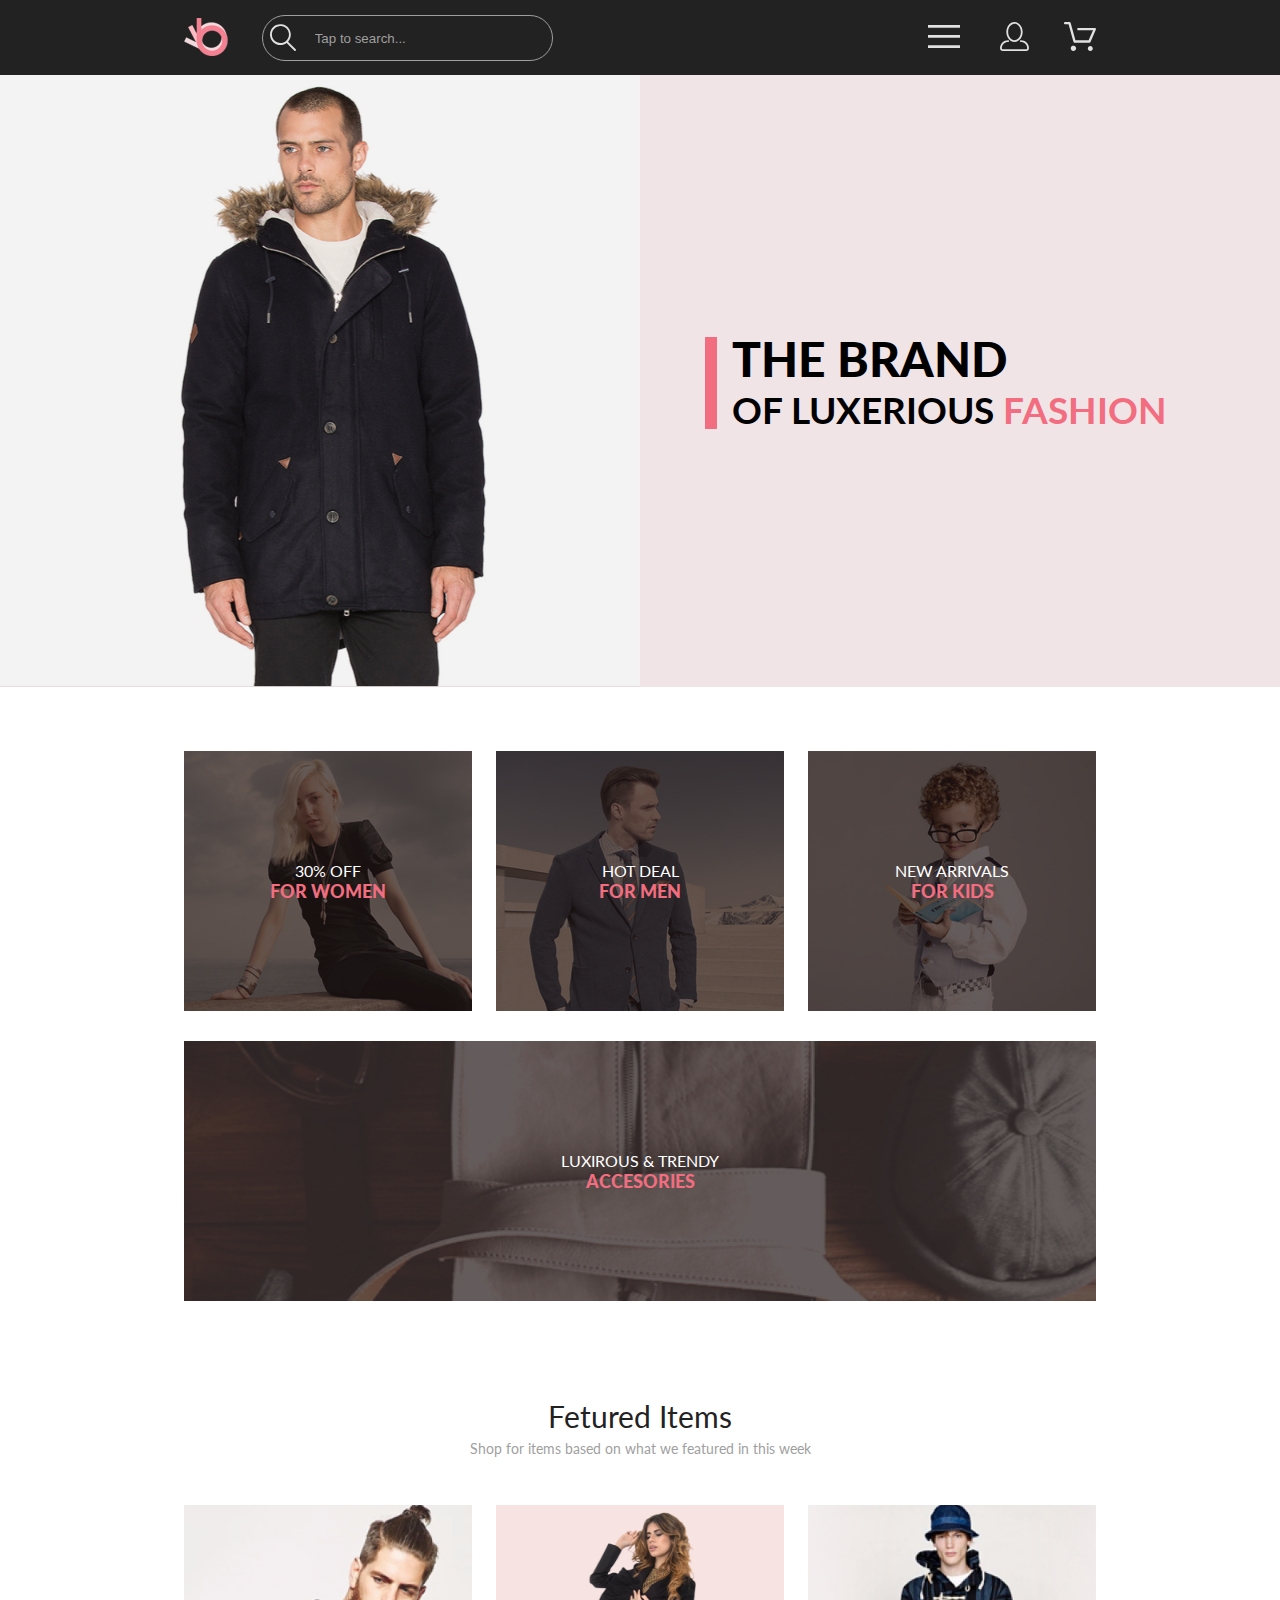
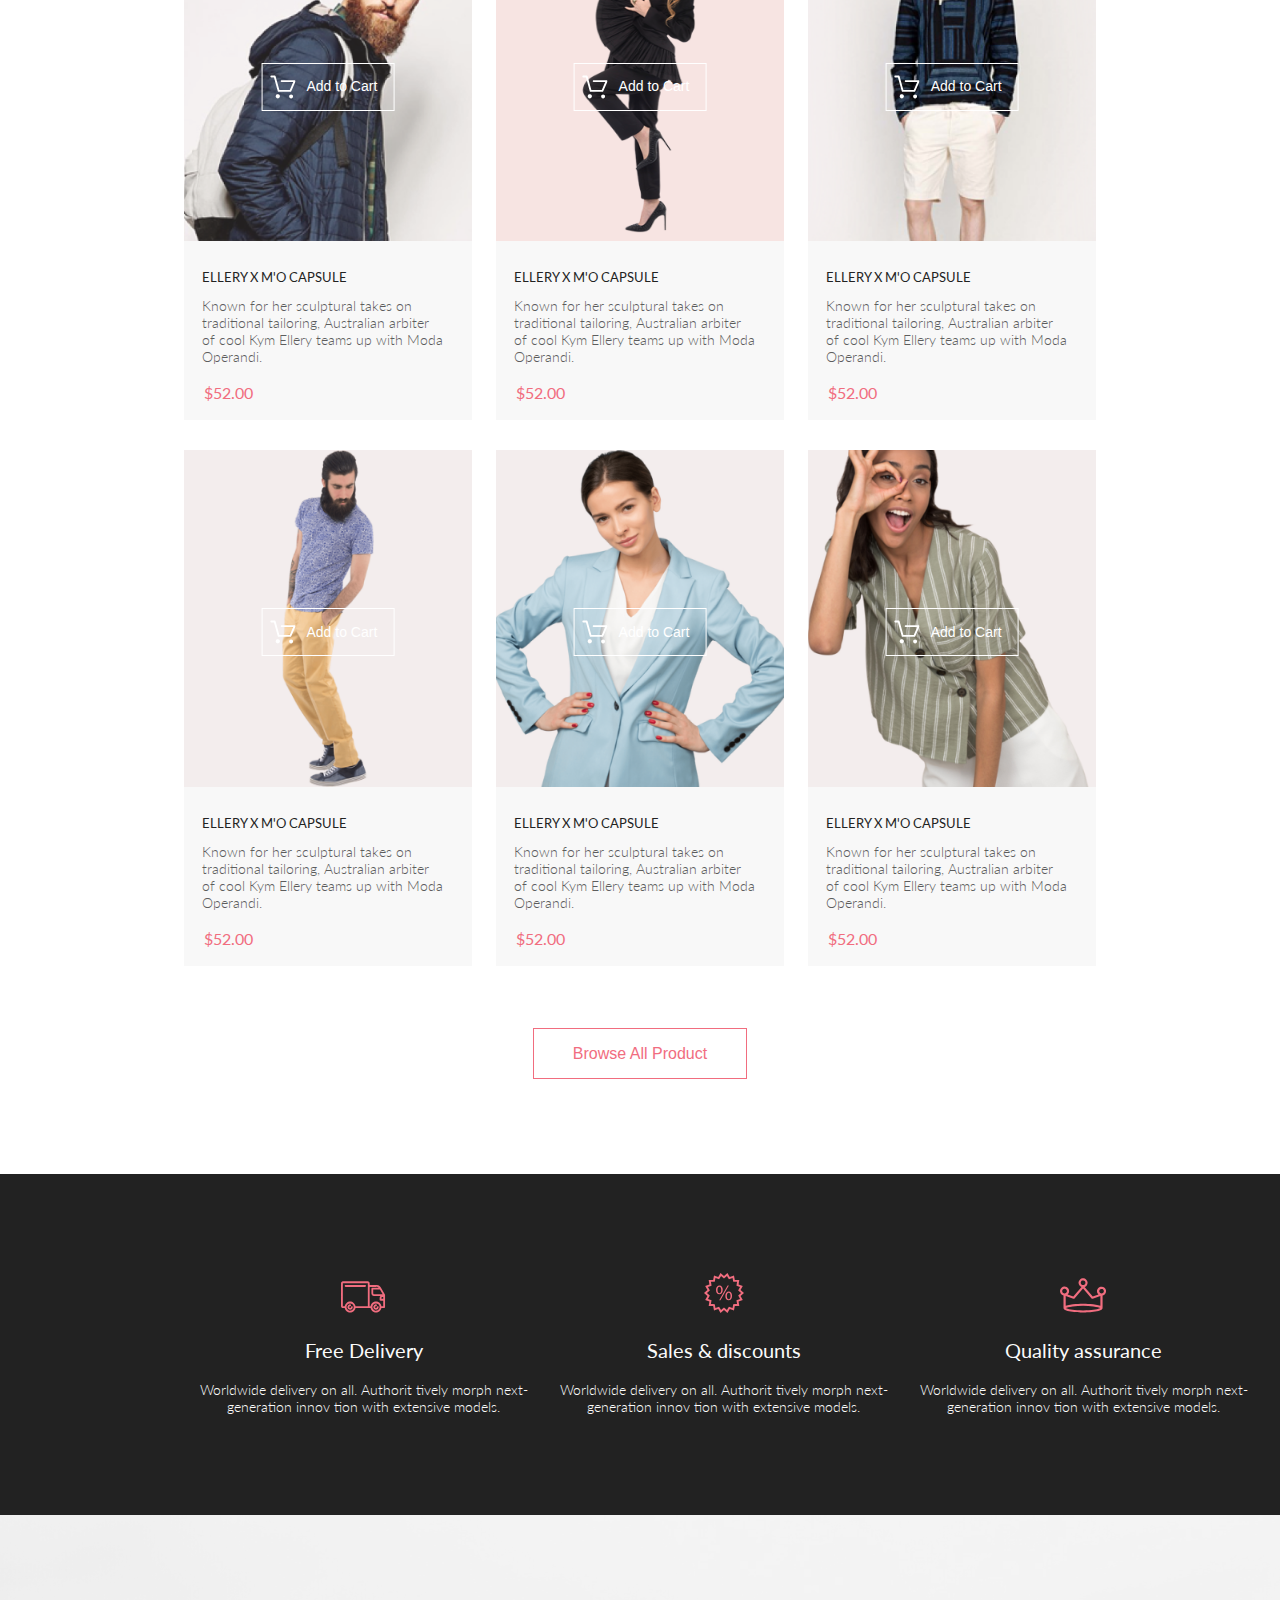
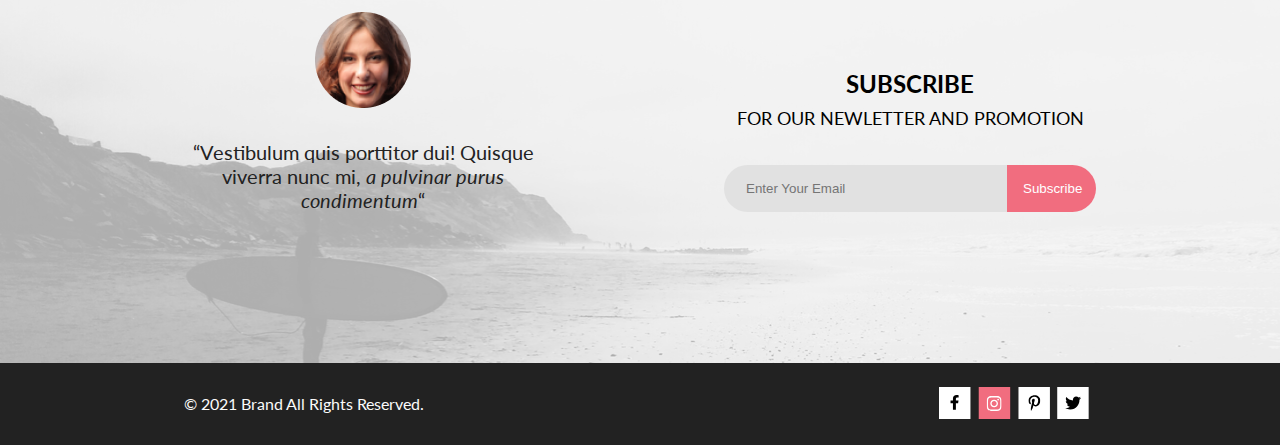
<file: index.html>
<!DOCTYPE html>
<html lang="en">

<head>
    <meta charset="UTF-8">
    <meta http-equiv="X-UA-Compatible" content="IE=edge">
    <meta name="viewport" content="width=, initial-scale=1.0">
    <title>Document</title>
    <link rel="stylesheet" href="./css/style.css">
    <link rel="preconnect" href="https://fonts.googleapis.com">
    <link rel="preconnect" href="https://fonts.gstatic.com" crossorigin>
    <link href="https://fonts.googleapis.com/css2?family=Lato:ital,wght@0,300;0,400;0,700;0,900;1,400&display=swap"
        rel="stylesheet">
</head>

<body>
    <header class="header">
        <div class="container header__wrp">
            <div class="header__logo-wrp">
                <a href="index.html"><img class="header__logo" src="img/logo.svg" alt="logo"></a>
                <svg class="icon" width="27" height="28" viewBox="0 0 27 28" xmlns="http://www.w3.org/2000/svg">
                    <path
                        d="M19.0596 17.6259C20.6713 15.8658 21.6282 13.6048 21.7698 11.2225C21.9113 8.84018 21.2288 6.48173 19.8369 4.54318C18.445 2.60463 16.4285 1.20404 14.126 0.576619C11.8234 -0.0508009 9.3751 0.13316 7.19217 1.09761C5.00923 2.06205 3.22463 3.74825 2.13804 5.87302C1.05145 7.9978 0.729054 10.4318 1.225 12.7661C1.72094 15.1005 3.00501 17.1932 4.86158 18.6927C6.71814 20.1922 9.03413 21.0072 11.4206 21.0009C13.673 21.004 15.8645 20.27 17.6606 18.9109L25.4086 26.7179C25.4941 26.807 25.5965 26.8781 25.7099 26.927C25.8232 26.9759 25.9452 27.0017 26.0686 27.0029C26.1923 27.0033 26.3148 26.9782 26.4283 26.9292C26.5419 26.8801 26.6441 26.8082 26.7286 26.7179C26.9025 26.537 26.9997 26.2958 26.9997 26.0449C26.9997 25.794 26.9025 25.5528 26.7286 25.3719L19.0596 17.6259ZM2.88662 10.5009C2.89946 8.81563 3.41094 7.17187 4.35659 5.77685C5.30224 4.38183 6.63972 3.29801 8.20044 2.662C9.76115 2.02599 11.4752 1.86627 13.1266 2.20298C14.7779 2.53969 16.2926 3.35775 17.4797 4.55404C18.6668 5.75033 19.4732 7.27129 19.7972 8.92519C20.1212 10.5791 19.9483 12.2919 19.3002 13.8476C18.6522 15.4034 17.5581 16.7325 16.1559 17.6674C14.7536 18.6023 13.1059 19.1011 11.4206 19.1009C9.14916 19.0901 6.97482 18.1784 5.37484 16.566C3.77486 14.9537 2.87998 12.7724 2.88662 10.5009Z" />
                </svg>
                <input class="search" type="text" placeholder="Tap to search...">
            </div>
            <ul class="header__list">
                <li class="header__item">
                    <button class="header__burger">
                        <svg class="icon" width="32" height="23" viewBox="0 0 32 23" xmlns="http://www.w3.org/2000/svg">
                            <path d="M0 23V20.31H32V23H0ZM0 12.76V10.07H32V12.76H0ZM0 2.69V0H32V2.69H0Z" />
                        </svg>
                    </button>
                    <nav class="header__nav">
                        <button class="nav__button" type="button">
                            <img class="nav__cross" src="img/cross.svg" alt="cross">
                        </button>
                        <h2 class="header__title">menu</h2>
                        <ul class="header__nav-list">
                            <li class="nav-sub-item">
                                <a class="nav-sub-item__title" href="#">man</a>
                                <ul class="nav-sub-item__list">
                                    <li class="nav-sub-item__item">
                                        <a class="nav__link" href="#">Accessories</a>
                                    </li>
                                    <li class="nav-sub-item__item">
                                        <a class="nav__link" href="#">Bags</a>
                                    </li>
                                    <li class="nav-sub-item__item">
                                        <a class="nav__link" href="#">Denim</a>
                                    </li>
                                    <li class="nav-sub-item__item">
                                        <a class="nav__link" href="#">T-Shirts</a>
                                    </li>
                                </ul>
                            </li>
                            <li class="nav-sub-item">
                                <a class="nav-sub-item__title" href="#">woman</a>
                                <ul class="nav-sub-item__list">
                                    <li class="nav-sub-item__item">
                                        <a class="nav__link" href="#">Accessories</a>
                                    </li>
                                    <li class="nav-sub-item__item">
                                        <a class="nav__link" href="#">Jackets & Coats</a>
                                    </li>
                                    <li class="nav-sub-item__item">
                                        <a class="nav__link" href="#">Polos</a>
                                    </li>
                                    <li class="nav-sub-item__item">
                                        <a class="nav__link" href="#">T-Shirts</a>
                                    </li>
                                    <li class="nav-sub-item__item">
                                        <a class="nav__link" href="#">Shirts
                                        </a>
                                    </li>
                                </ul>
                            </li>
                            <li class="nav-sub-item">
                                <a class="nav-sub-item__title" href="#">kids</a>
                                <ul class="nav-sub-item__list">
                                    <li class="nav-sub-item__item">
                                        <a class="nav__link" href="#">Accessories</a>
                                    </li>
                                    <li class="nav-sub-item__item">
                                        <a class="nav__link" href="#">Jackets & Coats</a>
                                    </li>
                                    <li class="nav-sub-item__item">
                                        <a class="nav__link" href="#">Polos</a>
                                    </li>
                                    <li class="nav-sub-item__item">
                                        <a class="nav__link" href="#">T-Shirts</a>
                                    </li>
                                    <li class="nav-sub-item__item">
                                        <a class="nav__link" href="#">Shirts
                                    </li>
                                    <li class="nav-sub-item__item">
                                        <a class="nav__link" href="#">Bags</a>
                                    </li>
                                </ul>
                            </li>
                </li>
            </ul>
            </nav>
            </li>
            <li class="header__item">
                <a class="header__icon" href="registation.html">
                    <svg class="icon" width="29" height="29" viewBox="0 0 29 29" xmlns="http://www.w3.org/2000/svg">
                        <path
                            d="M14.5 19.937C19 19.937 22.656 15.464 22.656 9.968C22.656 4.472 19 0 14.5 0C13.3631 0.0217413 12.2463 0.303398 11.2351 0.823397C10.2239 1.34339 9.34507 2.08794 8.66602 3C7.12663 4.99573 6.30819 7.45381 6.34399 9.974C6.34399 15.465 10 19.937 14.5 19.937ZM14.5 1.813C18 1.813 20.844 5.472 20.844 9.969C20.844 14.466 17.998 18.125 14.5 18.125C11.002 18.125 8.15603 14.465 8.15503 9.969C8.15403 5.473 11 1.813 14.5 1.813ZM20.844 18.125C20.6036 18.125 20.373 18.2205 20.203 18.3905C20.033 18.5605 19.9375 18.7911 19.9375 19.0315C19.9375 19.2719 20.033 19.5025 20.203 19.6725C20.373 19.8425 20.6036 19.938 20.844 19.938C22.526 19.9399 24.1386 20.6088 25.3279 21.7982C26.5172 22.9875 27.1861 24.6 27.188 26.282C27.1875 26.5221 27.0918 26.7523 26.922 26.9221C26.7522 27.0918 26.5221 27.1875 26.282 27.188H2.71997C2.47985 27.1875 2.24975 27.0918 2.07996 26.9221C1.91016 26.7523 1.81449 26.5221 1.81396 26.282C1.81608 24.6001 2.48517 22.9877 3.67444 21.7985C4.86371 20.6092 6.47608 19.9401 8.15796 19.938C8.39824 19.938 8.62868 19.8425 8.79858 19.6726C8.96849 19.5027 9.06396 19.2723 9.06396 19.032C9.06396 18.7917 8.96849 18.5613 8.79858 18.3914C8.62868 18.2215 8.39824 18.126 8.15796 18.126C5.99541 18.1279 3.92201 18.9875 2.39258 20.5164C0.863144 22.0453 0.00264777 24.1185 0 26.281C0.000794067 27.0019 0.287502 27.693 0.797241 28.2027C1.30698 28.7125 1.99811 28.9992 2.71899 29H26.282C27.0027 28.9989 27.6936 28.7121 28.2031 28.2024C28.7126 27.6927 28.9992 27.0017 29 26.281C28.9974 24.1187 28.1372 22.0457 26.6083 20.5168C25.0793 18.9878 23.0063 18.1276 20.844 18.125Z" />
                    </svg>
                </a>
            </li>
            <li class="header__item">
                <a class="header__icon" href="cart.html">
                    <svg class="icon" width="33" height="29" viewBox="0 0 33 29" xmlns="http://www.w3.org/2000/svg">
                        <path
                            d="M27.199 29C26.5512 28.9738 25.9396 28.6948 25.4952 28.2227C25.0509 27.7506 24.8094 27.1232 24.8225 26.475C24.8356 25.8269 25.1023 25.2097 25.5653 24.7559C26.0283 24.3022 26.6508 24.048 27.2991 24.048C27.9474 24.048 28.5697 24.3022 29.0327 24.7559C29.4957 25.2097 29.7624 25.8269 29.7755 26.475C29.7886 27.1232 29.5471 27.7506 29.1028 28.2227C28.6585 28.6948 28.0468 28.9738 27.399 29H27.199ZM7.75098 26.32C7.75098 25.79 7.90815 25.2718 8.20264 24.8311C8.49712 24.3904 8.91569 24.0469 9.4054 23.844C9.8951 23.6412 10.434 23.5881 10.9539 23.6915C11.4737 23.7949 11.9512 24.0502 12.326 24.425C12.7009 24.7998 12.9562 25.2773 13.0596 25.7972C13.163 26.317 13.1098 26.8559 12.907 27.3456C12.7041 27.8353 12.3606 28.2539 11.9199 28.5483C11.4792 28.8428 10.9611 29 10.431 29C10.0789 29.0003 9.73017 28.9311 9.40479 28.7966C9.0794 28.662 8.78374 28.4646 8.53467 28.2158C8.28559 27.9669 8.08805 27.6713 7.95325 27.3461C7.81844 27.0208 7.74902 26.6721 7.74902 26.32H7.75098ZM11.551 20.686C11.2916 20.6868 11.039 20.6024 10.8322 20.4457C10.6253 20.2891 10.4756 20.0689 10.406 19.819L5.573 2.36401H2.18005C1.86657 2.36401 1.56591 2.23947 1.34424 2.01781C1.12257 1.79614 0.998047 1.49549 0.998047 1.18201C0.998047 0.868519 1.12257 0.567873 1.34424 0.346205C1.56591 0.124537 1.86657 5.81268e-06 2.18005 5.81268e-06H6.46106C6.72055 -0.00080736 6.97309 0.0837201 7.17981 0.240568C7.38653 0.397416 7.53589 0.617884 7.60498 0.868006L12.438 18.323H25.616L29.999 8.27501H15.399C15.2409 8.27961 15.0834 8.25242 14.9359 8.19507C14.7884 8.13771 14.6539 8.05134 14.5404 7.94108C14.4269 7.83082 14.3366 7.69891 14.275 7.55315C14.2134 7.40739 14.1816 7.25075 14.1816 7.0925C14.1816 6.93426 14.2134 6.77762 14.275 6.63186C14.3366 6.4861 14.4269 6.35419 14.5404 6.24393C14.6539 6.13367 14.7884 6.0473 14.9359 5.98994C15.0834 5.93259 15.2409 5.90541 15.399 5.91001H31.812C32.0077 5.90996 32.2003 5.95866 32.3724 6.05172C32.5446 6.14478 32.6908 6.27926 32.798 6.44301C32.9058 6.60729 32.9714 6.79569 32.9889 6.99145C33.0063 7.18721 32.9752 7.38424 32.8981 7.565L27.493 19.977C27.4007 20.1876 27.249 20.3668 27.0565 20.4927C26.864 20.6186 26.6391 20.6858 26.4091 20.686H11.551Z" />
                    </svg>
                </a>
            </li>
            </ul>

        </div>
    </header>
    <main>
        <section class="brand">
            <img class="brand__img" src="img/man.png" alt="man">
            <div class="brand__title-wrp">
                <h1 class="brand__title">the brand <span class="brand__subtitle">of luxerious <span
                            class="brand__subtitle-pink">fashion</span> </span> </h1>
            </div>
        </section>
        <section class="sales">
            <div class="container">
                <h2 class="visually-hidden">sales</h2>
                <ul class="sales__list">
                    <li class="sales__item sales__item-woman">
                        <p class="sales__text">30% off</p>
                        <h3 class="sales__title">for women</h3>
                    </li>
                    <li class="sales__item sales__item-man">
                        <p class="sales__text">hot deal</p>
                        <h3 class="sales__title">for men</h3>
                    </li>
                    <li class="sales__item sales__item-kids">
                        <p class="sales__text">new arrivals</p>
                        <h3 class="sales__title">for kids</h3>
                    </li>
                    <li class="sales__item sales__item-accesories">
                        <p class="sales__text">luxirous & trendy</p>
                        <h3 class="sales__title">accesories</h3>
                    </li>
                </ul>
            </div>
        </section>
        <section class="catalog">
            <div class="container catalog-wrp">
                <h2 class="catalog__title">Fetured Items</h2>
                <p class="catalog__text">Shop for items based on what we featured in this week</p>
                <ul class="catalog__list">
                    <li class="catalog__item">
                        <div class="cart">
                            <div class="cart-wrapper-overlay">
                                <img class="catalog__item-img" src="img/product1.png" alt="product1">
                                <button class="button__cart">
                                    <svg class="button__cart-icon" width="26" height="24" viewBox="0 0 33 29"
                                        xmlns="http://www.w3.org/2000/svg">
                                        <path
                                            d="M27.199 29C26.5512 28.9738 25.9396 28.6948 25.4952 28.2227C25.0509 27.7506 24.8094 27.1232 24.8225 26.475C24.8356 25.8269 25.1023 25.2097 25.5653 24.7559C26.0283 24.3022 26.6508 24.048 27.2991 24.048C27.9474 24.048 28.5697 24.3022 29.0327 24.7559C29.4957 25.2097 29.7624 25.8269 29.7755 26.475C29.7886 27.1232 29.5471 27.7506 29.1028 28.2227C28.6585 28.6948 28.0468 28.9738 27.399 29H27.199ZM7.75098 26.32C7.75098 25.79 7.90815 25.2718 8.20264 24.8311C8.49712 24.3904 8.91569 24.0469 9.4054 23.844C9.8951 23.6412 10.434 23.5881 10.9539 23.6915C11.4737 23.7949 11.9512 24.0502 12.326 24.425C12.7009 24.7998 12.9562 25.2773 13.0596 25.7972C13.163 26.317 13.1098 26.8559 12.907 27.3456C12.7041 27.8353 12.3606 28.2539 11.9199 28.5483C11.4792 28.8428 10.9611 29 10.431 29C10.0789 29.0003 9.73017 28.9311 9.40479 28.7966C9.0794 28.662 8.78374 28.4646 8.53467 28.2158C8.28559 27.9669 8.08805 27.6713 7.95325 27.3461C7.81844 27.0208 7.74902 26.6721 7.74902 26.32H7.75098ZM11.551 20.686C11.2916 20.6868 11.039 20.6024 10.8322 20.4457C10.6253 20.2891 10.4756 20.0689 10.406 19.819L5.573 2.36401H2.18005C1.86657 2.36401 1.56591 2.23947 1.34424 2.01781C1.12257 1.79614 0.998047 1.49549 0.998047 1.18201C0.998047 0.868519 1.12257 0.567873 1.34424 0.346205C1.56591 0.124537 1.86657 5.81268e-06 2.18005 5.81268e-06H6.46106C6.72055 -0.00080736 6.97309 0.0837201 7.17981 0.240568C7.38653 0.397416 7.53589 0.617884 7.60498 0.868006L12.438 18.323H25.616L29.999 8.27501H15.399C15.2409 8.27961 15.0834 8.25242 14.9359 8.19507C14.7884 8.13771 14.6539 8.05134 14.5404 7.94108C14.4269 7.83082 14.3366 7.69891 14.275 7.55315C14.2134 7.40739 14.1816 7.25075 14.1816 7.0925C14.1816 6.93426 14.2134 6.77762 14.275 6.63186C14.3366 6.4861 14.4269 6.35419 14.5404 6.24393C14.6539 6.13367 14.7884 6.0473 14.9359 5.98994C15.0834 5.93259 15.2409 5.90541 15.399 5.91001H31.812C32.0077 5.90996 32.2003 5.95866 32.3724 6.05172C32.5446 6.14478 32.6908 6.27926 32.798 6.44301C32.9058 6.60729 32.9714 6.79569 32.9889 6.99145C33.0063 7.18721 32.9752 7.38424 32.8981 7.565L27.493 19.977C27.4007 20.1876 27.249 20.3668 27.0565 20.4927C26.864 20.6186 26.6391 20.6858 26.4091 20.686H11.551Z" />
                                    </svg>
                                    Add to Cart
                                </button>
                            </div>
                        </div>
                        <a class="catalog__item-link" href="#">ellery x m'o capsule</a>
                        <p class="catalog__description">Known for her sculptural takes on traditional tailoring,
                            Australian
                            arbiter
                            of cool Kym Ellery
                            teams up with Moda Operandi.</p>
                        <p class="catalog__price">$52.00</p>
                    </li>
                    <li class="catalog__item">
                        <div class="cart">
                            <div class="cart-wrapper-overlay">
                                <img class="catalog__item-img" src="img/product2.png" alt="product2">
                                <button class="button__cart">
                                    <svg class="button__cart-icon" width="26" height="24" viewBox="0 0 33 29"
                                        xmlns="http://www.w3.org/2000/svg">
                                        <path
                                            d="M27.199 29C26.5512 28.9738 25.9396 28.6948 25.4952 28.2227C25.0509 27.7506 24.8094 27.1232 24.8225 26.475C24.8356 25.8269 25.1023 25.2097 25.5653 24.7559C26.0283 24.3022 26.6508 24.048 27.2991 24.048C27.9474 24.048 28.5697 24.3022 29.0327 24.7559C29.4957 25.2097 29.7624 25.8269 29.7755 26.475C29.7886 27.1232 29.5471 27.7506 29.1028 28.2227C28.6585 28.6948 28.0468 28.9738 27.399 29H27.199ZM7.75098 26.32C7.75098 25.79 7.90815 25.2718 8.20264 24.8311C8.49712 24.3904 8.91569 24.0469 9.4054 23.844C9.8951 23.6412 10.434 23.5881 10.9539 23.6915C11.4737 23.7949 11.9512 24.0502 12.326 24.425C12.7009 24.7998 12.9562 25.2773 13.0596 25.7972C13.163 26.317 13.1098 26.8559 12.907 27.3456C12.7041 27.8353 12.3606 28.2539 11.9199 28.5483C11.4792 28.8428 10.9611 29 10.431 29C10.0789 29.0003 9.73017 28.9311 9.40479 28.7966C9.0794 28.662 8.78374 28.4646 8.53467 28.2158C8.28559 27.9669 8.08805 27.6713 7.95325 27.3461C7.81844 27.0208 7.74902 26.6721 7.74902 26.32H7.75098ZM11.551 20.686C11.2916 20.6868 11.039 20.6024 10.8322 20.4457C10.6253 20.2891 10.4756 20.0689 10.406 19.819L5.573 2.36401H2.18005C1.86657 2.36401 1.56591 2.23947 1.34424 2.01781C1.12257 1.79614 0.998047 1.49549 0.998047 1.18201C0.998047 0.868519 1.12257 0.567873 1.34424 0.346205C1.56591 0.124537 1.86657 5.81268e-06 2.18005 5.81268e-06H6.46106C6.72055 -0.00080736 6.97309 0.0837201 7.17981 0.240568C7.38653 0.397416 7.53589 0.617884 7.60498 0.868006L12.438 18.323H25.616L29.999 8.27501H15.399C15.2409 8.27961 15.0834 8.25242 14.9359 8.19507C14.7884 8.13771 14.6539 8.05134 14.5404 7.94108C14.4269 7.83082 14.3366 7.69891 14.275 7.55315C14.2134 7.40739 14.1816 7.25075 14.1816 7.0925C14.1816 6.93426 14.2134 6.77762 14.275 6.63186C14.3366 6.4861 14.4269 6.35419 14.5404 6.24393C14.6539 6.13367 14.7884 6.0473 14.9359 5.98994C15.0834 5.93259 15.2409 5.90541 15.399 5.91001H31.812C32.0077 5.90996 32.2003 5.95866 32.3724 6.05172C32.5446 6.14478 32.6908 6.27926 32.798 6.44301C32.9058 6.60729 32.9714 6.79569 32.9889 6.99145C33.0063 7.18721 32.9752 7.38424 32.8981 7.565L27.493 19.977C27.4007 20.1876 27.249 20.3668 27.0565 20.4927C26.864 20.6186 26.6391 20.6858 26.4091 20.686H11.551Z" />
                                    </svg>
                                    Add to Cart
                                </button>
                            </div>
                        </div>
                        <a class="catalog__item-link" href="#">ellery x m'o capsule</a>
                        <p class="catalog__description">Known for her sculptural takes on traditional tailoring,
                            Australian
                            arbiter
                            of cool Kym Ellery
                            teams up with Moda Operandi.</p>
                        <p class="catalog__price">$52.00</p>
                    </li>
                    <li class="catalog__item">
                        <div class="cart">
                            <div class="cart-wrapper-overlay">
                                <img class="catalog__item-img" src="img/product3.png" alt="product3">
                                <button class="button__cart">
                                    <svg class="button__cart-icon" width="26" height="24" viewBox="0 0 33 29"
                                        xmlns="http://www.w3.org/2000/svg">
                                        <path
                                            d="M27.199 29C26.5512 28.9738 25.9396 28.6948 25.4952 28.2227C25.0509 27.7506 24.8094 27.1232 24.8225 26.475C24.8356 25.8269 25.1023 25.2097 25.5653 24.7559C26.0283 24.3022 26.6508 24.048 27.2991 24.048C27.9474 24.048 28.5697 24.3022 29.0327 24.7559C29.4957 25.2097 29.7624 25.8269 29.7755 26.475C29.7886 27.1232 29.5471 27.7506 29.1028 28.2227C28.6585 28.6948 28.0468 28.9738 27.399 29H27.199ZM7.75098 26.32C7.75098 25.79 7.90815 25.2718 8.20264 24.8311C8.49712 24.3904 8.91569 24.0469 9.4054 23.844C9.8951 23.6412 10.434 23.5881 10.9539 23.6915C11.4737 23.7949 11.9512 24.0502 12.326 24.425C12.7009 24.7998 12.9562 25.2773 13.0596 25.7972C13.163 26.317 13.1098 26.8559 12.907 27.3456C12.7041 27.8353 12.3606 28.2539 11.9199 28.5483C11.4792 28.8428 10.9611 29 10.431 29C10.0789 29.0003 9.73017 28.9311 9.40479 28.7966C9.0794 28.662 8.78374 28.4646 8.53467 28.2158C8.28559 27.9669 8.08805 27.6713 7.95325 27.3461C7.81844 27.0208 7.74902 26.6721 7.74902 26.32H7.75098ZM11.551 20.686C11.2916 20.6868 11.039 20.6024 10.8322 20.4457C10.6253 20.2891 10.4756 20.0689 10.406 19.819L5.573 2.36401H2.18005C1.86657 2.36401 1.56591 2.23947 1.34424 2.01781C1.12257 1.79614 0.998047 1.49549 0.998047 1.18201C0.998047 0.868519 1.12257 0.567873 1.34424 0.346205C1.56591 0.124537 1.86657 5.81268e-06 2.18005 5.81268e-06H6.46106C6.72055 -0.00080736 6.97309 0.0837201 7.17981 0.240568C7.38653 0.397416 7.53589 0.617884 7.60498 0.868006L12.438 18.323H25.616L29.999 8.27501H15.399C15.2409 8.27961 15.0834 8.25242 14.9359 8.19507C14.7884 8.13771 14.6539 8.05134 14.5404 7.94108C14.4269 7.83082 14.3366 7.69891 14.275 7.55315C14.2134 7.40739 14.1816 7.25075 14.1816 7.0925C14.1816 6.93426 14.2134 6.77762 14.275 6.63186C14.3366 6.4861 14.4269 6.35419 14.5404 6.24393C14.6539 6.13367 14.7884 6.0473 14.9359 5.98994C15.0834 5.93259 15.2409 5.90541 15.399 5.91001H31.812C32.0077 5.90996 32.2003 5.95866 32.3724 6.05172C32.5446 6.14478 32.6908 6.27926 32.798 6.44301C32.9058 6.60729 32.9714 6.79569 32.9889 6.99145C33.0063 7.18721 32.9752 7.38424 32.8981 7.565L27.493 19.977C27.4007 20.1876 27.249 20.3668 27.0565 20.4927C26.864 20.6186 26.6391 20.6858 26.4091 20.686H11.551Z" />
                                    </svg>
                                    Add to Cart
                                </button>
                            </div>
                        </div>
                        <a class="catalog__item-link" href="#">ellery x m'o capsule</a>
                        <p class="catalog__description">Known for her sculptural takes on traditional tailoring,
                            Australian
                            arbiter
                            of cool Kym Ellery
                            teams up with Moda Operandi.</p>
                        <p class="catalog__price">$52.00</p>
                    </li>
                    <li class="catalog__item">
                        <div class="cart">
                            <div class="cart-wrapper-overlay">
                                <img class="catalog__item-img" src="img/product4.png" alt="product4">
                                <button class="button__cart">
                                    <svg class="button__cart-icon" width="26" height="24" viewBox="0 0 33 29"
                                        xmlns="http://www.w3.org/2000/svg">
                                        <path
                                            d="M27.199 29C26.5512 28.9738 25.9396 28.6948 25.4952 28.2227C25.0509 27.7506 24.8094 27.1232 24.8225 26.475C24.8356 25.8269 25.1023 25.2097 25.5653 24.7559C26.0283 24.3022 26.6508 24.048 27.2991 24.048C27.9474 24.048 28.5697 24.3022 29.0327 24.7559C29.4957 25.2097 29.7624 25.8269 29.7755 26.475C29.7886 27.1232 29.5471 27.7506 29.1028 28.2227C28.6585 28.6948 28.0468 28.9738 27.399 29H27.199ZM7.75098 26.32C7.75098 25.79 7.90815 25.2718 8.20264 24.8311C8.49712 24.3904 8.91569 24.0469 9.4054 23.844C9.8951 23.6412 10.434 23.5881 10.9539 23.6915C11.4737 23.7949 11.9512 24.0502 12.326 24.425C12.7009 24.7998 12.9562 25.2773 13.0596 25.7972C13.163 26.317 13.1098 26.8559 12.907 27.3456C12.7041 27.8353 12.3606 28.2539 11.9199 28.5483C11.4792 28.8428 10.9611 29 10.431 29C10.0789 29.0003 9.73017 28.9311 9.40479 28.7966C9.0794 28.662 8.78374 28.4646 8.53467 28.2158C8.28559 27.9669 8.08805 27.6713 7.95325 27.3461C7.81844 27.0208 7.74902 26.6721 7.74902 26.32H7.75098ZM11.551 20.686C11.2916 20.6868 11.039 20.6024 10.8322 20.4457C10.6253 20.2891 10.4756 20.0689 10.406 19.819L5.573 2.36401H2.18005C1.86657 2.36401 1.56591 2.23947 1.34424 2.01781C1.12257 1.79614 0.998047 1.49549 0.998047 1.18201C0.998047 0.868519 1.12257 0.567873 1.34424 0.346205C1.56591 0.124537 1.86657 5.81268e-06 2.18005 5.81268e-06H6.46106C6.72055 -0.00080736 6.97309 0.0837201 7.17981 0.240568C7.38653 0.397416 7.53589 0.617884 7.60498 0.868006L12.438 18.323H25.616L29.999 8.27501H15.399C15.2409 8.27961 15.0834 8.25242 14.9359 8.19507C14.7884 8.13771 14.6539 8.05134 14.5404 7.94108C14.4269 7.83082 14.3366 7.69891 14.275 7.55315C14.2134 7.40739 14.1816 7.25075 14.1816 7.0925C14.1816 6.93426 14.2134 6.77762 14.275 6.63186C14.3366 6.4861 14.4269 6.35419 14.5404 6.24393C14.6539 6.13367 14.7884 6.0473 14.9359 5.98994C15.0834 5.93259 15.2409 5.90541 15.399 5.91001H31.812C32.0077 5.90996 32.2003 5.95866 32.3724 6.05172C32.5446 6.14478 32.6908 6.27926 32.798 6.44301C32.9058 6.60729 32.9714 6.79569 32.9889 6.99145C33.0063 7.18721 32.9752 7.38424 32.8981 7.565L27.493 19.977C27.4007 20.1876 27.249 20.3668 27.0565 20.4927C26.864 20.6186 26.6391 20.6858 26.4091 20.686H11.551Z" />
                                    </svg>
                                    Add to Cart
                                </button>
                            </div>
                        </div>
                        <a class="catalog__item-link" href="#">ellery x m'o capsule</a>
                        <p class="catalog__description">Known for her sculptural takes on traditional tailoring,
                            Australian
                            arbiter
                            of cool Kym Ellery
                            teams up with Moda Operandi.</p>
                        <p class="catalog__price">$52.00</p>
                    </li>
                    <li class="catalog__item">
                        <div class="cart">
                            <div class="cart-wrapper-overlay">
                                <img class="catalog__item-img" src="img/product5.png" alt="product5">
                                <button class="button__cart">
                                    <svg class="button__cart-icon" width="26" height="24" viewBox="0 0 33 29"
                                        xmlns="http://www.w3.org/2000/svg">
                                        <path
                                            d="M27.199 29C26.5512 28.9738 25.9396 28.6948 25.4952 28.2227C25.0509 27.7506 24.8094 27.1232 24.8225 26.475C24.8356 25.8269 25.1023 25.2097 25.5653 24.7559C26.0283 24.3022 26.6508 24.048 27.2991 24.048C27.9474 24.048 28.5697 24.3022 29.0327 24.7559C29.4957 25.2097 29.7624 25.8269 29.7755 26.475C29.7886 27.1232 29.5471 27.7506 29.1028 28.2227C28.6585 28.6948 28.0468 28.9738 27.399 29H27.199ZM7.75098 26.32C7.75098 25.79 7.90815 25.2718 8.20264 24.8311C8.49712 24.3904 8.91569 24.0469 9.4054 23.844C9.8951 23.6412 10.434 23.5881 10.9539 23.6915C11.4737 23.7949 11.9512 24.0502 12.326 24.425C12.7009 24.7998 12.9562 25.2773 13.0596 25.7972C13.163 26.317 13.1098 26.8559 12.907 27.3456C12.7041 27.8353 12.3606 28.2539 11.9199 28.5483C11.4792 28.8428 10.9611 29 10.431 29C10.0789 29.0003 9.73017 28.9311 9.40479 28.7966C9.0794 28.662 8.78374 28.4646 8.53467 28.2158C8.28559 27.9669 8.08805 27.6713 7.95325 27.3461C7.81844 27.0208 7.74902 26.6721 7.74902 26.32H7.75098ZM11.551 20.686C11.2916 20.6868 11.039 20.6024 10.8322 20.4457C10.6253 20.2891 10.4756 20.0689 10.406 19.819L5.573 2.36401H2.18005C1.86657 2.36401 1.56591 2.23947 1.34424 2.01781C1.12257 1.79614 0.998047 1.49549 0.998047 1.18201C0.998047 0.868519 1.12257 0.567873 1.34424 0.346205C1.56591 0.124537 1.86657 5.81268e-06 2.18005 5.81268e-06H6.46106C6.72055 -0.00080736 6.97309 0.0837201 7.17981 0.240568C7.38653 0.397416 7.53589 0.617884 7.60498 0.868006L12.438 18.323H25.616L29.999 8.27501H15.399C15.2409 8.27961 15.0834 8.25242 14.9359 8.19507C14.7884 8.13771 14.6539 8.05134 14.5404 7.94108C14.4269 7.83082 14.3366 7.69891 14.275 7.55315C14.2134 7.40739 14.1816 7.25075 14.1816 7.0925C14.1816 6.93426 14.2134 6.77762 14.275 6.63186C14.3366 6.4861 14.4269 6.35419 14.5404 6.24393C14.6539 6.13367 14.7884 6.0473 14.9359 5.98994C15.0834 5.93259 15.2409 5.90541 15.399 5.91001H31.812C32.0077 5.90996 32.2003 5.95866 32.3724 6.05172C32.5446 6.14478 32.6908 6.27926 32.798 6.44301C32.9058 6.60729 32.9714 6.79569 32.9889 6.99145C33.0063 7.18721 32.9752 7.38424 32.8981 7.565L27.493 19.977C27.4007 20.1876 27.249 20.3668 27.0565 20.4927C26.864 20.6186 26.6391 20.6858 26.4091 20.686H11.551Z" />
                                    </svg>
                                    Add to Cart
                                </button>
                            </div>
                        </div>
                        <a class="catalog__item-link" href="#">ellery x m'o capsule</a>
                        <p class="catalog__description">Known for her sculptural takes on traditional tailoring,
                            Australian
                            arbiter
                            of cool Kym Ellery
                            teams up with Moda Operandi.</p>
                        <p class="catalog__price">$52.00</p>
                    </li>
                    <li class="catalog__item">
                        <div class="cart">
                            <div class="cart-wrapper-overlay">
                                <img class="catalog__item-img" src="img/product6.png" alt="product6">
                                <button class="button__cart">
                                    <svg class="button__cart-icon" width="26" height="24" viewBox="0 0 33 29"
                                        xmlns="http://www.w3.org/2000/svg">
                                        <path
                                            d="M27.199 29C26.5512 28.9738 25.9396 28.6948 25.4952 28.2227C25.0509 27.7506 24.8094 27.1232 24.8225 26.475C24.8356 25.8269 25.1023 25.2097 25.5653 24.7559C26.0283 24.3022 26.6508 24.048 27.2991 24.048C27.9474 24.048 28.5697 24.3022 29.0327 24.7559C29.4957 25.2097 29.7624 25.8269 29.7755 26.475C29.7886 27.1232 29.5471 27.7506 29.1028 28.2227C28.6585 28.6948 28.0468 28.9738 27.399 29H27.199ZM7.75098 26.32C7.75098 25.79 7.90815 25.2718 8.20264 24.8311C8.49712 24.3904 8.91569 24.0469 9.4054 23.844C9.8951 23.6412 10.434 23.5881 10.9539 23.6915C11.4737 23.7949 11.9512 24.0502 12.326 24.425C12.7009 24.7998 12.9562 25.2773 13.0596 25.7972C13.163 26.317 13.1098 26.8559 12.907 27.3456C12.7041 27.8353 12.3606 28.2539 11.9199 28.5483C11.4792 28.8428 10.9611 29 10.431 29C10.0789 29.0003 9.73017 28.9311 9.40479 28.7966C9.0794 28.662 8.78374 28.4646 8.53467 28.2158C8.28559 27.9669 8.08805 27.6713 7.95325 27.3461C7.81844 27.0208 7.74902 26.6721 7.74902 26.32H7.75098ZM11.551 20.686C11.2916 20.6868 11.039 20.6024 10.8322 20.4457C10.6253 20.2891 10.4756 20.0689 10.406 19.819L5.573 2.36401H2.18005C1.86657 2.36401 1.56591 2.23947 1.34424 2.01781C1.12257 1.79614 0.998047 1.49549 0.998047 1.18201C0.998047 0.868519 1.12257 0.567873 1.34424 0.346205C1.56591 0.124537 1.86657 5.81268e-06 2.18005 5.81268e-06H6.46106C6.72055 -0.00080736 6.97309 0.0837201 7.17981 0.240568C7.38653 0.397416 7.53589 0.617884 7.60498 0.868006L12.438 18.323H25.616L29.999 8.27501H15.399C15.2409 8.27961 15.0834 8.25242 14.9359 8.19507C14.7884 8.13771 14.6539 8.05134 14.5404 7.94108C14.4269 7.83082 14.3366 7.69891 14.275 7.55315C14.2134 7.40739 14.1816 7.25075 14.1816 7.0925C14.1816 6.93426 14.2134 6.77762 14.275 6.63186C14.3366 6.4861 14.4269 6.35419 14.5404 6.24393C14.6539 6.13367 14.7884 6.0473 14.9359 5.98994C15.0834 5.93259 15.2409 5.90541 15.399 5.91001H31.812C32.0077 5.90996 32.2003 5.95866 32.3724 6.05172C32.5446 6.14478 32.6908 6.27926 32.798 6.44301C32.9058 6.60729 32.9714 6.79569 32.9889 6.99145C33.0063 7.18721 32.9752 7.38424 32.8981 7.565L27.493 19.977C27.4007 20.1876 27.249 20.3668 27.0565 20.4927C26.864 20.6186 26.6391 20.6858 26.4091 20.686H11.551Z" />
                                    </svg>
                                    Add to Cart
                                </button>
                            </div>
                        </div>
                        <a class="catalog__item-link" href="#">ellery x m'o capsule</a>
                        <p class="catalog__description">Known for her sculptural takes on traditional tailoring,
                            Australian
                            arbiter
                            of cool Kym Ellery
                            teams up with Moda Operandi.</p>
                        <p class="catalog__price">$52.00</p>
                    </li>
                </ul>
                <div class="catalog__button-wrp">
                    <button class="catalog__button">Browse All Product</button>
                </div>
            </div>
        </section>
        <section class="info">
            <div class="container info__list-wrp">
                <ul class="info__list ">
                    <li class="info__item">
                        <img class="info__img-delivery" src="img/delivery.svg" alt="delivery">
                        <h2 class="info__header">Free Delivery</h2>
                        <p class="info__text">Worldwide delivery on all. Authorit tively morph next-generation innov
                            tion
                            with extensive
                            models.</p>
                    </li>
                    <li class="info__item">
                        <img class="info__img-sale" src="img/sale.svg" alt="sale">
                        <h2 class="info__header">Sales & discounts</h2>
                        <p class="info__text">Worldwide delivery on all. Authorit tively morph next-generation innov
                            tion
                            with extensive
                            models.</p>
                    </li>
                    <li class="info__item">
                        <img class="info__img-assurance" src="img/assurance.svg" alt="assurance">
                        <h2 class="info__header">Quality assurance</h2>
                        <p class="info__text">Worldwide delivery on all. Authorit tively morph next-generation innov
                            tion
                            with extensive
                            models.</p>
                    </li>
                </ul>
            </div>
        </section>
    </main>
    <footer>
        <section class="footer">
            <div class="container">
                <ul class="footer__info">
                    <li class="footer__woman">
                        <img class="footer__img" src="img/woman.png" alt="woman">
                        <p class="footer__text">“Vestibulum quis porttitor dui! Quisque viverra nunc mi, <span
                                class="footer__text-italic"> a pulvinar
                                purus
                                condimentum</span>“</p>
                    </li>
                    <li class="footer__subscribe">
                        <p class="footer__comment">subscribe <span class="promotion"> for our newletter and
                                promotion</span>
                        </p>
                        <form class="footer__button-wrp" action="">
                            <input class="footer__email" type="email" placeholder="Enter Your Email">
                            <button class="footer__button">Subscribe</button>
                        </form>
                    </li>
                </ul>
        </section>
        <section class="footer__rights-wrp">
            <div class="container rights-wrp">
                <p class="footer__rights">© 2021 Brand All Rights Reserved.</p>
                <ul class="footer__social">
                    <li class="footer__social-item">
                        <a footer__social-i href="#">
                            <img src="img/facebook.svg" alt="facebook">
                        </a>
                    </li>
                    <li class="footer__social-item">
                        <a href="#">
                            <img src="img/instagram.svg" alt="instagram">
                        </a>
                    </li>
                    <li class="footer__social-item">
                        <a href="#">
                            <img src="img/pinterest.svg" alt="pinterest">
                        </a>
                    </li>
                    <li class="footer__social-item">
                        <a href="#">
                            <img src="img/twitter.svg" alt="twitter">
                        </a>
                    </li>
                </ul>
            </div>
        </section>
        </div>
    </footer>
</body>

</html>
</file>
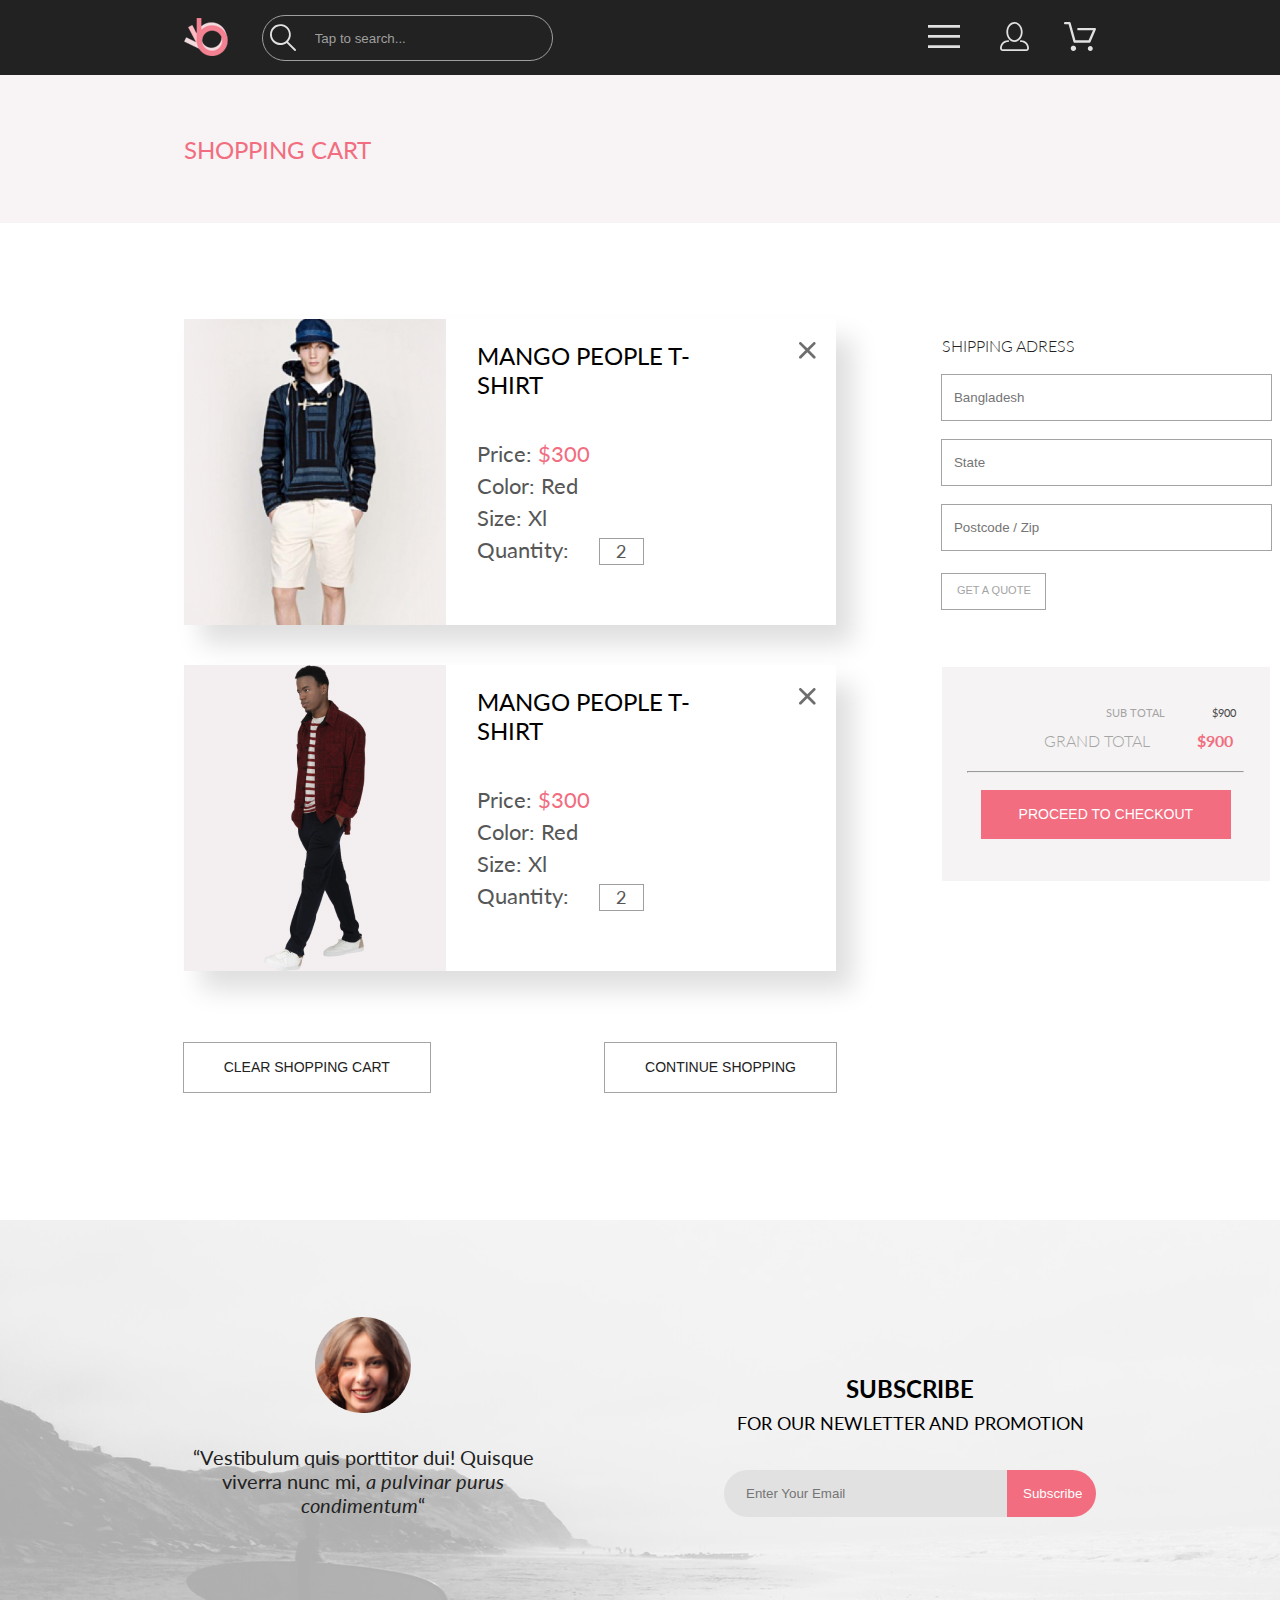
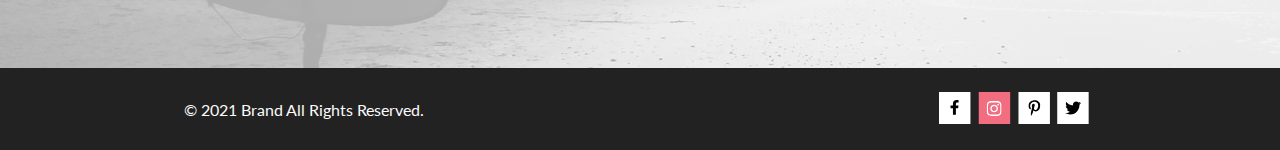
<file: cart.html>
<!DOCTYPE html>
<html lang="en">

<head>
    <meta charset="UTF-8">
    <meta http-equiv="X-UA-Compatible" content="IE=edge">
    <meta name="viewport" content="width=, initial-scale=1.0">
    <title>Document</title>
    <link rel="stylesheet" href="./css/style.css">
    <link rel="preconnect" href="https://fonts.googleapis.com">
    <link rel="preconnect" href="https://fonts.gstatic.com" crossorigin>
    <link href="https://fonts.googleapis.com/css2?family=Lato:ital,wght@0,300;0,400;0,700;0,900;1,400&display=swap"
        rel="stylesheet">
</head>

<header class="header">
    <div class="container header__wrp">
        <div class="header__logo-wrp">
            <a href="index.html"><img class="header__logo" src="img/logo.svg" alt="logo"></a>
            <svg class="icon" width="27" height="28" viewBox="0 0 27 28" xmlns="http://www.w3.org/2000/svg">
                <path
                    d="M19.0596 17.6259C20.6713 15.8658 21.6282 13.6048 21.7698 11.2225C21.9113 8.84018 21.2288 6.48173 19.8369 4.54318C18.445 2.60463 16.4285 1.20404 14.126 0.576619C11.8234 -0.0508009 9.3751 0.13316 7.19217 1.09761C5.00923 2.06205 3.22463 3.74825 2.13804 5.87302C1.05145 7.9978 0.729054 10.4318 1.225 12.7661C1.72094 15.1005 3.00501 17.1932 4.86158 18.6927C6.71814 20.1922 9.03413 21.0072 11.4206 21.0009C13.673 21.004 15.8645 20.27 17.6606 18.9109L25.4086 26.7179C25.4941 26.807 25.5965 26.8781 25.7099 26.927C25.8232 26.9759 25.9452 27.0017 26.0686 27.0029C26.1923 27.0033 26.3148 26.9782 26.4283 26.9292C26.5419 26.8801 26.6441 26.8082 26.7286 26.7179C26.9025 26.537 26.9997 26.2958 26.9997 26.0449C26.9997 25.794 26.9025 25.5528 26.7286 25.3719L19.0596 17.6259ZM2.88662 10.5009C2.89946 8.81563 3.41094 7.17187 4.35659 5.77685C5.30224 4.38183 6.63972 3.29801 8.20044 2.662C9.76115 2.02599 11.4752 1.86627 13.1266 2.20298C14.7779 2.53969 16.2926 3.35775 17.4797 4.55404C18.6668 5.75033 19.4732 7.27129 19.7972 8.92519C20.1212 10.5791 19.9483 12.2919 19.3002 13.8476C18.6522 15.4034 17.5581 16.7325 16.1559 17.6674C14.7536 18.6023 13.1059 19.1011 11.4206 19.1009C9.14916 19.0901 6.97482 18.1784 5.37484 16.566C3.77486 14.9537 2.87998 12.7724 2.88662 10.5009Z" />
            </svg>
            <input class="search" type="text" placeholder="Tap to search...">
        </div>
        <ul class="header__list">
            <li class="header__item">
                <button class="header__burger">
                    <svg class="icon" width="32" height="23" viewBox="0 0 32 23" xmlns="http://www.w3.org/2000/svg">
                        <path d="M0 23V20.31H32V23H0ZM0 12.76V10.07H32V12.76H0ZM0 2.69V0H32V2.69H0Z" />
                    </svg>
                </button>
                <nav class="header__nav">
                    <button class="nav__button" type="button">
                        <img class="nav__cross" src="img/cross.svg" alt="cross">
                    </button>
                    <h2 class="header__title">menu</h2>
                    <ul class="header__nav-list">
                        <li class="nav-sub-item">
                            <a class="nav-sub-item__title" href="#">man</a>
                            <ul class="nav-sub-item__list">
                                <li class="nav-sub-item__item">
                                    <a class="nav__link" href="#">Accessories</a>
                                </li>
                                <li class="nav-sub-item__item">
                                    <a class="nav__link" href="#">Bags</a>
                                </li>
                                <li class="nav-sub-item__item">
                                    <a class="nav__link" href="#">Denim</a>
                                </li>
                                <li class="nav-sub-item__item">
                                    <a class="nav__link" href="#">T-Shirts</a>
                                </li>
                            </ul>
                        </li>
                        <li class="nav-sub-item">
                            <a class="nav-sub-item__title" href="#">woman</a>
                            <ul class="nav-sub-item__list">
                                <li class="nav-sub-item__item">
                                    <a class="nav__link" href="#">Accessories</a>
                                </li>
                                <li class="nav-sub-item__item">
                                    <a class="nav__link" href="#">Jackets & Coats</a>
                                </li>
                                <li class="nav-sub-item__item">
                                    <a class="nav__link" href="#">Polos</a>
                                </li>
                                <li class="nav-sub-item__item">
                                    <a class="nav__link" href="#">T-Shirts</a>
                                </li>
                                <li class="nav-sub-item__item">
                                    <a class="nav__link" href="#">Shirts
                                    </a>
                                </li>
                            </ul>
                        </li>
                        <li class="nav-sub-item">
                            <a class="nav-sub-item__title" href="#">kids</a>
                            <ul class="nav-sub-item__list">
                                <li class="nav-sub-item__item">
                                    <a class="nav__link" href="#">Accessories</a>
                                </li>
                                <li class="nav-sub-item__item">
                                    <a class="nav__link" href="#">Jackets & Coats</a>
                                </li>
                                <li class="nav-sub-item__item">
                                    <a class="nav__link" href="#">Polos</a>
                                </li>
                                <li class="nav-sub-item__item">
                                    <a class="nav__link" href="#">T-Shirts</a>
                                </li>
                                <li class="nav-sub-item__item">
                                    <a class="nav__link" href="#">Shirts
                                </li>
                                <li class="nav-sub-item__item">
                                    <a class="nav__link" href="#">Bags</a>
                                </li>
                            </ul>
                        </li>
            </li>
        </ul>
        </nav>
        </li>
        <li class="header__item">
            <a class="header__icon" href="registation.html">
                <svg class="icon" width="29" height="29" viewBox="0 0 29 29" xmlns="http://www.w3.org/2000/svg">
                    <path
                        d="M14.5 19.937C19 19.937 22.656 15.464 22.656 9.968C22.656 4.472 19 0 14.5 0C13.3631 0.0217413 12.2463 0.303398 11.2351 0.823397C10.2239 1.34339 9.34507 2.08794 8.66602 3C7.12663 4.99573 6.30819 7.45381 6.34399 9.974C6.34399 15.465 10 19.937 14.5 19.937ZM14.5 1.813C18 1.813 20.844 5.472 20.844 9.969C20.844 14.466 17.998 18.125 14.5 18.125C11.002 18.125 8.15603 14.465 8.15503 9.969C8.15403 5.473 11 1.813 14.5 1.813ZM20.844 18.125C20.6036 18.125 20.373 18.2205 20.203 18.3905C20.033 18.5605 19.9375 18.7911 19.9375 19.0315C19.9375 19.2719 20.033 19.5025 20.203 19.6725C20.373 19.8425 20.6036 19.938 20.844 19.938C22.526 19.9399 24.1386 20.6088 25.3279 21.7982C26.5172 22.9875 27.1861 24.6 27.188 26.282C27.1875 26.5221 27.0918 26.7523 26.922 26.9221C26.7522 27.0918 26.5221 27.1875 26.282 27.188H2.71997C2.47985 27.1875 2.24975 27.0918 2.07996 26.9221C1.91016 26.7523 1.81449 26.5221 1.81396 26.282C1.81608 24.6001 2.48517 22.9877 3.67444 21.7985C4.86371 20.6092 6.47608 19.9401 8.15796 19.938C8.39824 19.938 8.62868 19.8425 8.79858 19.6726C8.96849 19.5027 9.06396 19.2723 9.06396 19.032C9.06396 18.7917 8.96849 18.5613 8.79858 18.3914C8.62868 18.2215 8.39824 18.126 8.15796 18.126C5.99541 18.1279 3.92201 18.9875 2.39258 20.5164C0.863144 22.0453 0.00264777 24.1185 0 26.281C0.000794067 27.0019 0.287502 27.693 0.797241 28.2027C1.30698 28.7125 1.99811 28.9992 2.71899 29H26.282C27.0027 28.9989 27.6936 28.7121 28.2031 28.2024C28.7126 27.6927 28.9992 27.0017 29 26.281C28.9974 24.1187 28.1372 22.0457 26.6083 20.5168C25.0793 18.9878 23.0063 18.1276 20.844 18.125Z" />
                </svg>
            </a>
        </li>
        <li class="header__item">
            <a class="header__icon" href="cart.html">
                <svg class="icon" width="33" height="29" viewBox="0 0 33 29" xmlns="http://www.w3.org/2000/svg">
                    <path
                        d="M27.199 29C26.5512 28.9738 25.9396 28.6948 25.4952 28.2227C25.0509 27.7506 24.8094 27.1232 24.8225 26.475C24.8356 25.8269 25.1023 25.2097 25.5653 24.7559C26.0283 24.3022 26.6508 24.048 27.2991 24.048C27.9474 24.048 28.5697 24.3022 29.0327 24.7559C29.4957 25.2097 29.7624 25.8269 29.7755 26.475C29.7886 27.1232 29.5471 27.7506 29.1028 28.2227C28.6585 28.6948 28.0468 28.9738 27.399 29H27.199ZM7.75098 26.32C7.75098 25.79 7.90815 25.2718 8.20264 24.8311C8.49712 24.3904 8.91569 24.0469 9.4054 23.844C9.8951 23.6412 10.434 23.5881 10.9539 23.6915C11.4737 23.7949 11.9512 24.0502 12.326 24.425C12.7009 24.7998 12.9562 25.2773 13.0596 25.7972C13.163 26.317 13.1098 26.8559 12.907 27.3456C12.7041 27.8353 12.3606 28.2539 11.9199 28.5483C11.4792 28.8428 10.9611 29 10.431 29C10.0789 29.0003 9.73017 28.9311 9.40479 28.7966C9.0794 28.662 8.78374 28.4646 8.53467 28.2158C8.28559 27.9669 8.08805 27.6713 7.95325 27.3461C7.81844 27.0208 7.74902 26.6721 7.74902 26.32H7.75098ZM11.551 20.686C11.2916 20.6868 11.039 20.6024 10.8322 20.4457C10.6253 20.2891 10.4756 20.0689 10.406 19.819L5.573 2.36401H2.18005C1.86657 2.36401 1.56591 2.23947 1.34424 2.01781C1.12257 1.79614 0.998047 1.49549 0.998047 1.18201C0.998047 0.868519 1.12257 0.567873 1.34424 0.346205C1.56591 0.124537 1.86657 5.81268e-06 2.18005 5.81268e-06H6.46106C6.72055 -0.00080736 6.97309 0.0837201 7.17981 0.240568C7.38653 0.397416 7.53589 0.617884 7.60498 0.868006L12.438 18.323H25.616L29.999 8.27501H15.399C15.2409 8.27961 15.0834 8.25242 14.9359 8.19507C14.7884 8.13771 14.6539 8.05134 14.5404 7.94108C14.4269 7.83082 14.3366 7.69891 14.275 7.55315C14.2134 7.40739 14.1816 7.25075 14.1816 7.0925C14.1816 6.93426 14.2134 6.77762 14.275 6.63186C14.3366 6.4861 14.4269 6.35419 14.5404 6.24393C14.6539 6.13367 14.7884 6.0473 14.9359 5.98994C15.0834 5.93259 15.2409 5.90541 15.399 5.91001H31.812C32.0077 5.90996 32.2003 5.95866 32.3724 6.05172C32.5446 6.14478 32.6908 6.27926 32.798 6.44301C32.9058 6.60729 32.9714 6.79569 32.9889 6.99145C33.0063 7.18721 32.9752 7.38424 32.8981 7.565L27.493 19.977C27.4007 20.1876 27.249 20.3668 27.0565 20.4927C26.864 20.6186 26.6391 20.6858 26.4091 20.686H11.551Z" />
                </svg>
            </a>
        </li>
        </ul>
    </div>
</header>
<main>
    <section class="registration__header-wrp">
        <div class="container">
            <h1 class="header__registration">shopping cart</h1>
        </div>
    </section>
    <section>
        <div class="container cart__block-wrp">
            <div class="cart__product">
                <ul class="cart__list">
                    <li class="cart__item">
                        <img class="cart__img" src="img/product3.png" alt="product">
                        <div class="cart__item-wrp">
                            <div class="cart__button-cross">
                                <h2 class="cart__item-header">mango people t-shirt</h2>
                                <button class="cart__button-cross" type="button"><img class="cart__item-cross"
                                        src="img/cross.svg" alt="cross"></button>
                            </div>
                            <p class="cart__item-text">Price: <span class="cart__item-price">$300</span></p>
                            <p class="cart__item-text">Color: Red</p>
                            <p class="cart__item-text">Size: Xl </p>
                            <p class="cart__item-text">Quantity: <span class="cart__item-number">2</span></p>
                        </div>
                    </li>
                    <li class="cart__item">
                        <img class="cart__img" src="img/product7.jpg" alt="product">
                        <div class="cart__item-wrp">
                            <div class="cart__button-cross">
                                <h2 class="cart__item-header">mango people t-shirt</h2>
                                <button class="cart__button-cross" type="button"><img class="cart__item-cross"
                                        src="img/cross.svg" alt="cross"></button>
                            </div>
                            <p class="cart__item-text">Price: <span class="cart__item-price">$300</span></p>
                            <p class="cart__item-text">Color: Red</p>
                            <p class="cart__item-text">Size: Xl </p>
                            <p class="cart__item-text">Quantity: <span class="cart__item-number">2</span></p>
                        </div>
                    </li>
                </ul>
                <div class="cart__buttons">
                    <button class="cart__buttons-item" type="button">Clear shopping cart</button>
                    <button class="cart__buttons-item" type="button">Continue shopping</button>
                </div>
            </div>
            <div class="cart__registration">
                <div class="cart__registration-wrp">
                    <fieldset>
                        <legend class="cart__registration-header">shipping adress</legend>
                        <form action="#">
                            <input class="cart__registration-area" type="text" requiredn placeholder="Bangladesh">
                            <input class="cart__registration-area" type="state" requiredn placeholder="State">
                            <input class="cart__registration-area" type="postcode" requiredn
                                placeholder="Postcode / Zip">
                            <button class="cart__registration-button" type="submit">Get a quote</button>
                    </fieldset>
                    </form>
                </div>
                <div class="cart__checkout">
                    <p class="cart__checkout-texts">sub total<span class="cart__checkout-prices">$900</span></p>
                    <p class="cart__checkout-textb">grand total<span class="cart__checkout-priceb">$900</span></p>
                    <hr class="cart__checkout-line">
                    <button class="cart__checkout-button" type="submit">proceed to checkout</button>
                </div>
            </div>
        </div>
    </section>
</main>
<footer>
    <section class="footer">
        <div class="container">
            <ul class="footer__info">
                <li class="footer__woman">
                    <img class="footer__img" src="img/woman.png" alt="woman">
                    <p class="footer__text">“Vestibulum quis porttitor dui! Quisque viverra nunc mi, <span
                            class="footer__text-italic"> a pulvinar
                            purus
                            condimentum</span>“</p>
                </li>
                <li class="footer__subscribe">
                    <p class="footer__comment">subscribe <span class="promotion"> for our newletter and
                            promotion</span>
                    </p>
                    <form class="footer__button-wrp" action="">
                        <input class="footer__email" type="email" placeholder="Enter Your Email">
                        <button class="footer__button">Subscribe</button>
                    </form>
                </li>
            </ul>
    </section>
    <section class="footer__rights-wrp">
        <div class="container rights-wrp">
            <p class="footer__rights">© 2021 Brand All Rights Reserved.</p>
            <ul class="footer__social">
                <li class="footer__social-item">
                    <a footer__social-i href="#">
                        <img src="img/facebook.svg" alt="facebook">
                    </a>
                </li>
                <li class="footer__social-item">
                    <a href="#">
                        <img src="img/instagram.svg" alt="instagram">
                    </a>
                </li>
                <li class="footer__social-item">
                    <a href="#">
                        <img src="img/pinterest.svg" alt="pinterest">
                    </a>
                </li>
                <li class="footer__social-item">
                    <a href="#">
                        <img src="img/twitter.svg" alt="twitter">
                    </a>
                </li>
            </ul>
        </div>
    </section>
    </div>
</footer>
</file>
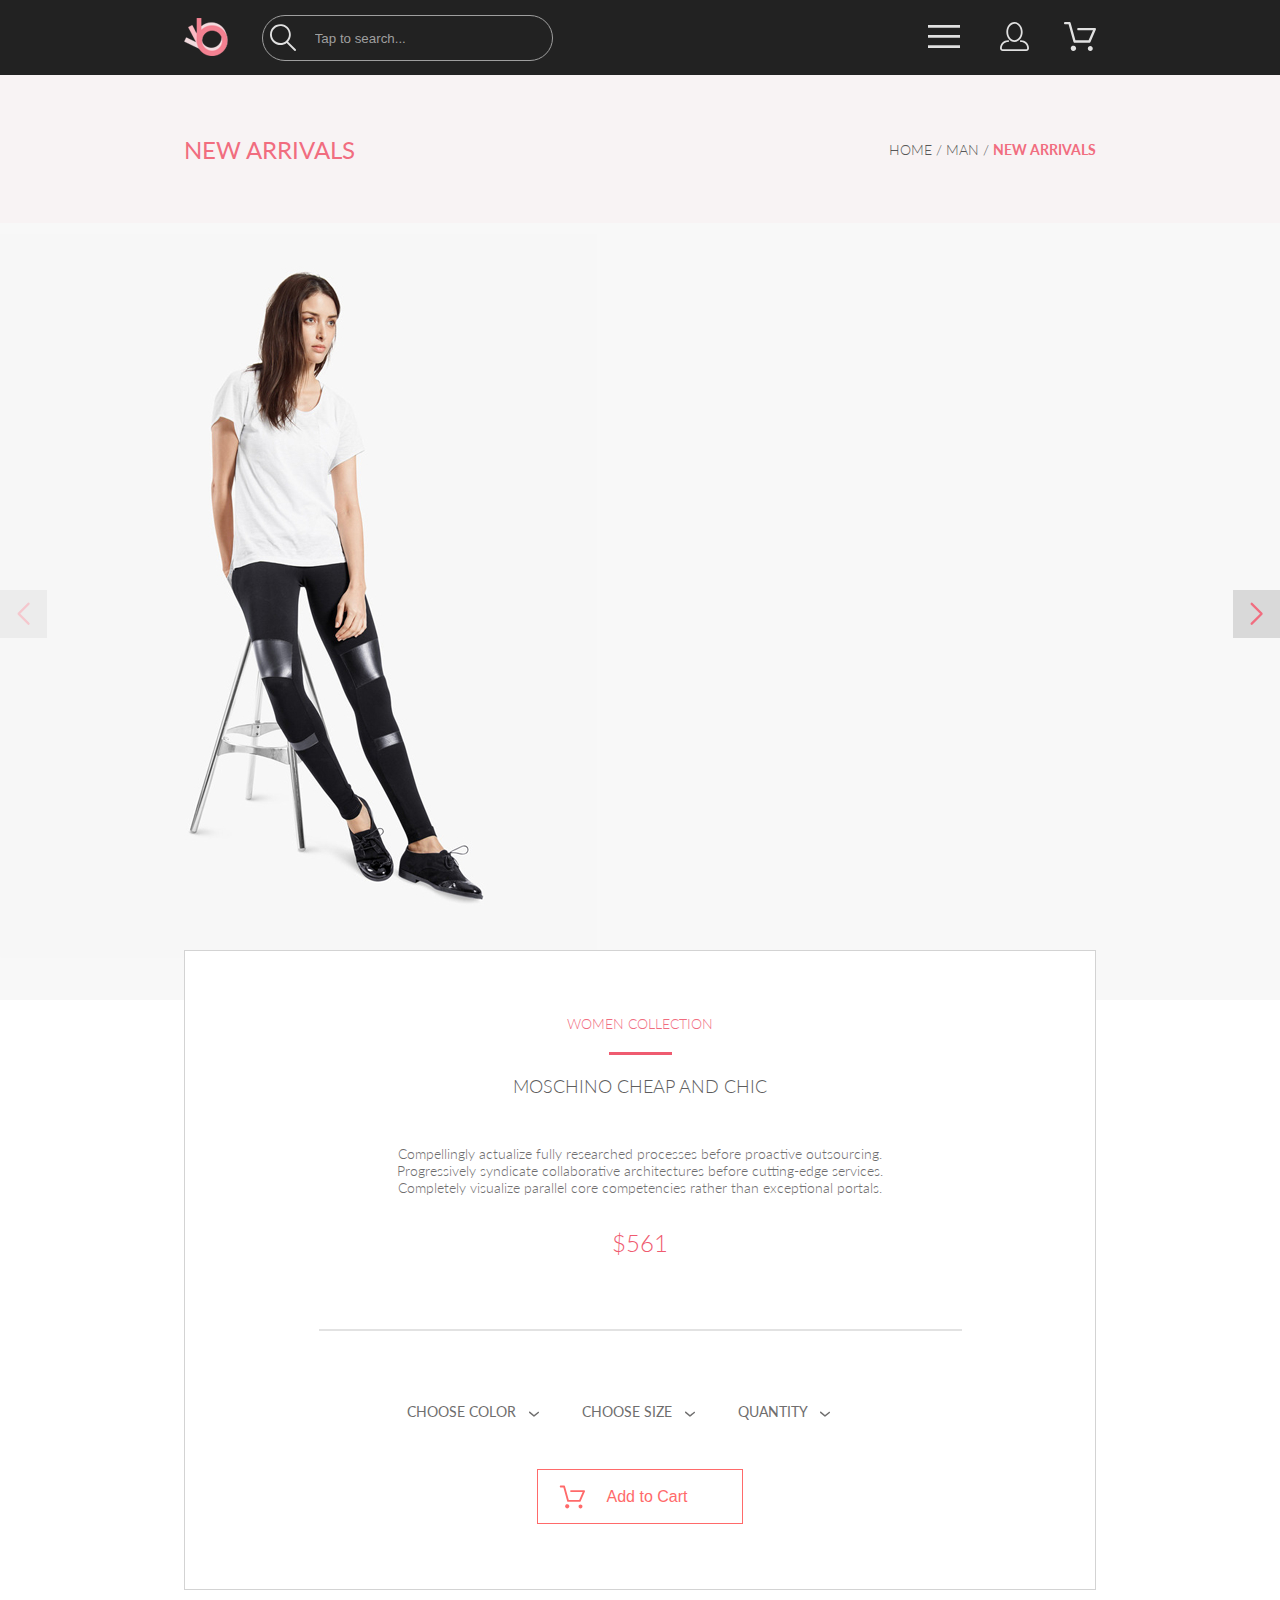
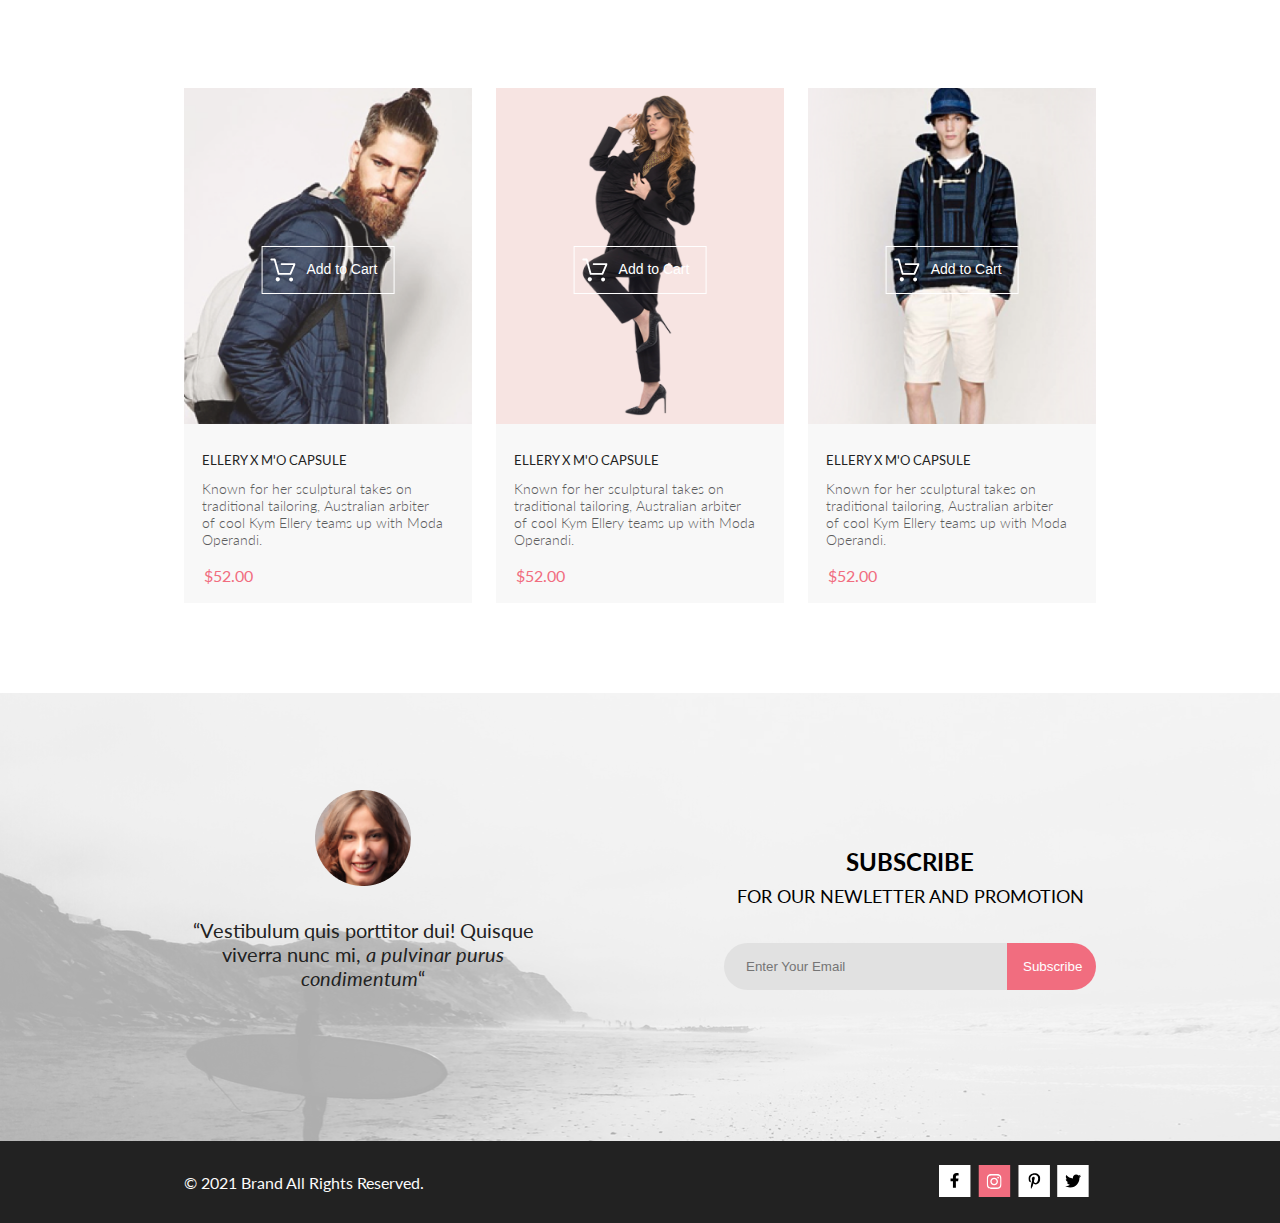
<file: product.html>
<!DOCTYPE html>
<html lang="en">

<head>
    <meta charset="UTF-8">
    <meta http-equiv="X-UA-Compatible" content="IE=edge">
    <meta name="viewport" content="width=, initial-scale=1.0">
    <title>Document</title>
    <link rel="stylesheet" href="./css/style.css">
    <link rel="preconnect" href="https://fonts.googleapis.com">
    <link rel="preconnect" href="https://fonts.gstatic.com" crossorigin>
    <link href="https://fonts.googleapis.com/css2?family=Lato:ital,wght@0,300;0,400;0,700;0,900;1,400&display=swap"
        rel="stylesheet">
    <link rel="stylesheet" href="https://cdn.jsdelivr.net/npm/swiper/swiper-bundle.min.css" />
</head>

<body>
    <header class="header">
        <div class="container header__wrp">
            <div class="header__logo-wrp">
                <a href="index.html"><img class="header__logo" src="img/logo.svg" alt="logo"></a>
                <svg class="icon" width="27" height="28" viewBox="0 0 27 28" xmlns="http://www.w3.org/2000/svg">
                    <path
                        d="M19.0596 17.6259C20.6713 15.8658 21.6282 13.6048 21.7698 11.2225C21.9113 8.84018 21.2288 6.48173 19.8369 4.54318C18.445 2.60463 16.4285 1.20404 14.126 0.576619C11.8234 -0.0508009 9.3751 0.13316 7.19217 1.09761C5.00923 2.06205 3.22463 3.74825 2.13804 5.87302C1.05145 7.9978 0.729054 10.4318 1.225 12.7661C1.72094 15.1005 3.00501 17.1932 4.86158 18.6927C6.71814 20.1922 9.03413 21.0072 11.4206 21.0009C13.673 21.004 15.8645 20.27 17.6606 18.9109L25.4086 26.7179C25.4941 26.807 25.5965 26.8781 25.7099 26.927C25.8232 26.9759 25.9452 27.0017 26.0686 27.0029C26.1923 27.0033 26.3148 26.9782 26.4283 26.9292C26.5419 26.8801 26.6441 26.8082 26.7286 26.7179C26.9025 26.537 26.9997 26.2958 26.9997 26.0449C26.9997 25.794 26.9025 25.5528 26.7286 25.3719L19.0596 17.6259ZM2.88662 10.5009C2.89946 8.81563 3.41094 7.17187 4.35659 5.77685C5.30224 4.38183 6.63972 3.29801 8.20044 2.662C9.76115 2.02599 11.4752 1.86627 13.1266 2.20298C14.7779 2.53969 16.2926 3.35775 17.4797 4.55404C18.6668 5.75033 19.4732 7.27129 19.7972 8.92519C20.1212 10.5791 19.9483 12.2919 19.3002 13.8476C18.6522 15.4034 17.5581 16.7325 16.1559 17.6674C14.7536 18.6023 13.1059 19.1011 11.4206 19.1009C9.14916 19.0901 6.97482 18.1784 5.37484 16.566C3.77486 14.9537 2.87998 12.7724 2.88662 10.5009Z" />
                </svg>
                <input class="search" type="text" placeholder="Tap to search...">
            </div>
            <ul class="header__list">
                <li class="header__item">
                    <button class="header__burger">
                        <svg class="icon" width="32" height="23" viewBox="0 0 32 23" xmlns="http://www.w3.org/2000/svg">
                            <path d="M0 23V20.31H32V23H0ZM0 12.76V10.07H32V12.76H0ZM0 2.69V0H32V2.69H0Z" />
                        </svg>
                    </button>
                    <nav class="header__nav">
                        <button class="nav__button" type="button">
                            <img class="nav__cross" src="img/cross.svg" alt="cross">
                        </button>
                        <h2 class="header__title">menu</h2>
                        <ul class="header__nav-list">
                            <li class="nav-sub-item">
                                <a class="nav-sub-item__title" href="#">man</a>
                                <ul class="nav-sub-item__list">
                                    <li class="nav-sub-item__item">
                                        <a class="nav__link" href="#">Accessories</a>
                                    </li>
                                    <li class="nav-sub-item__item">
                                        <a class="nav__link" href="#">Bags</a>
                                    </li>
                                    <li class="nav-sub-item__item">
                                        <a class="nav__link" href="#">Denim</a>
                                    </li>
                                    <li class="nav-sub-item__item">
                                        <a class="nav__link" href="#">T-Shirts</a>
                                    </li>
                                </ul>
                            </li>
                            <li class="nav-sub-item">
                                <a class="nav-sub-item__title" href="#">woman</a>
                                <ul class="nav-sub-item__list">
                                    <li class="nav-sub-item__item">
                                        <a class="nav__link" href="#">Accessories</a>
                                    </li>
                                    <li class="nav-sub-item__item">
                                        <a class="nav__link" href="#">Jackets & Coats</a>
                                    </li>
                                    <li class="nav-sub-item__item">
                                        <a class="nav__link" href="#">Polos</a>
                                    </li>
                                    <li class="nav-sub-item__item">
                                        <a class="nav__link" href="#">T-Shirts</a>
                                    </li>
                                    <li class="nav-sub-item__item">
                                        <a class="nav__link" href="#">Shirts
                                        </a>
                                    </li>
                                </ul>
                            </li>
                            <li class="nav-sub-item">
                                <a class="nav-sub-item__title" href="#">kids</a>
                                <ul class="nav-sub-item__list">
                                    <li class="nav-sub-item__item">
                                        <a class="nav__link" href="#">Accessories</a>
                                    </li>
                                    <li class="nav-sub-item__item">
                                        <a class="nav__link" href="#">Jackets & Coats</a>
                                    </li>
                                    <li class="nav-sub-item__item">
                                        <a class="nav__link" href="#">Polos</a>
                                    </li>
                                    <li class="nav-sub-item__item">
                                        <a class="nav__link" href="#">T-Shirts</a>
                                    </li>
                                    <li class="nav-sub-item__item">
                                        <a class="nav__link" href="#">Shirts
                                    </li>
                                    <li class="nav-sub-item__item">
                                        <a class="nav__link" href="#">Bags</a>
                                    </li>
                                </ul>
                            </li>
                </li>
            </ul>
            </nav>
            </li>
            <li class="header__item">
                <a class="header__icon" href="registation.html">
                    <svg class="icon" width="29" height="29" viewBox="0 0 29 29" xmlns="http://www.w3.org/2000/svg">
                        <path
                            d="M14.5 19.937C19 19.937 22.656 15.464 22.656 9.968C22.656 4.472 19 0 14.5 0C13.3631 0.0217413 12.2463 0.303398 11.2351 0.823397C10.2239 1.34339 9.34507 2.08794 8.66602 3C7.12663 4.99573 6.30819 7.45381 6.34399 9.974C6.34399 15.465 10 19.937 14.5 19.937ZM14.5 1.813C18 1.813 20.844 5.472 20.844 9.969C20.844 14.466 17.998 18.125 14.5 18.125C11.002 18.125 8.15603 14.465 8.15503 9.969C8.15403 5.473 11 1.813 14.5 1.813ZM20.844 18.125C20.6036 18.125 20.373 18.2205 20.203 18.3905C20.033 18.5605 19.9375 18.7911 19.9375 19.0315C19.9375 19.2719 20.033 19.5025 20.203 19.6725C20.373 19.8425 20.6036 19.938 20.844 19.938C22.526 19.9399 24.1386 20.6088 25.3279 21.7982C26.5172 22.9875 27.1861 24.6 27.188 26.282C27.1875 26.5221 27.0918 26.7523 26.922 26.9221C26.7522 27.0918 26.5221 27.1875 26.282 27.188H2.71997C2.47985 27.1875 2.24975 27.0918 2.07996 26.9221C1.91016 26.7523 1.81449 26.5221 1.81396 26.282C1.81608 24.6001 2.48517 22.9877 3.67444 21.7985C4.86371 20.6092 6.47608 19.9401 8.15796 19.938C8.39824 19.938 8.62868 19.8425 8.79858 19.6726C8.96849 19.5027 9.06396 19.2723 9.06396 19.032C9.06396 18.7917 8.96849 18.5613 8.79858 18.3914C8.62868 18.2215 8.39824 18.126 8.15796 18.126C5.99541 18.1279 3.92201 18.9875 2.39258 20.5164C0.863144 22.0453 0.00264777 24.1185 0 26.281C0.000794067 27.0019 0.287502 27.693 0.797241 28.2027C1.30698 28.7125 1.99811 28.9992 2.71899 29H26.282C27.0027 28.9989 27.6936 28.7121 28.2031 28.2024C28.7126 27.6927 28.9992 27.0017 29 26.281C28.9974 24.1187 28.1372 22.0457 26.6083 20.5168C25.0793 18.9878 23.0063 18.1276 20.844 18.125Z" />
                    </svg>
                </a>
            </li>
            <li class="header__item">
                <a class="header__icon" href="cart.html">
                    <svg class="icon" width="33" height="29" viewBox="0 0 33 29" xmlns="http://www.w3.org/2000/svg">
                        <path
                            d="M27.199 29C26.5512 28.9738 25.9396 28.6948 25.4952 28.2227C25.0509 27.7506 24.8094 27.1232 24.8225 26.475C24.8356 25.8269 25.1023 25.2097 25.5653 24.7559C26.0283 24.3022 26.6508 24.048 27.2991 24.048C27.9474 24.048 28.5697 24.3022 29.0327 24.7559C29.4957 25.2097 29.7624 25.8269 29.7755 26.475C29.7886 27.1232 29.5471 27.7506 29.1028 28.2227C28.6585 28.6948 28.0468 28.9738 27.399 29H27.199ZM7.75098 26.32C7.75098 25.79 7.90815 25.2718 8.20264 24.8311C8.49712 24.3904 8.91569 24.0469 9.4054 23.844C9.8951 23.6412 10.434 23.5881 10.9539 23.6915C11.4737 23.7949 11.9512 24.0502 12.326 24.425C12.7009 24.7998 12.9562 25.2773 13.0596 25.7972C13.163 26.317 13.1098 26.8559 12.907 27.3456C12.7041 27.8353 12.3606 28.2539 11.9199 28.5483C11.4792 28.8428 10.9611 29 10.431 29C10.0789 29.0003 9.73017 28.9311 9.40479 28.7966C9.0794 28.662 8.78374 28.4646 8.53467 28.2158C8.28559 27.9669 8.08805 27.6713 7.95325 27.3461C7.81844 27.0208 7.74902 26.6721 7.74902 26.32H7.75098ZM11.551 20.686C11.2916 20.6868 11.039 20.6024 10.8322 20.4457C10.6253 20.2891 10.4756 20.0689 10.406 19.819L5.573 2.36401H2.18005C1.86657 2.36401 1.56591 2.23947 1.34424 2.01781C1.12257 1.79614 0.998047 1.49549 0.998047 1.18201C0.998047 0.868519 1.12257 0.567873 1.34424 0.346205C1.56591 0.124537 1.86657 5.81268e-06 2.18005 5.81268e-06H6.46106C6.72055 -0.00080736 6.97309 0.0837201 7.17981 0.240568C7.38653 0.397416 7.53589 0.617884 7.60498 0.868006L12.438 18.323H25.616L29.999 8.27501H15.399C15.2409 8.27961 15.0834 8.25242 14.9359 8.19507C14.7884 8.13771 14.6539 8.05134 14.5404 7.94108C14.4269 7.83082 14.3366 7.69891 14.275 7.55315C14.2134 7.40739 14.1816 7.25075 14.1816 7.0925C14.1816 6.93426 14.2134 6.77762 14.275 6.63186C14.3366 6.4861 14.4269 6.35419 14.5404 6.24393C14.6539 6.13367 14.7884 6.0473 14.9359 5.98994C15.0834 5.93259 15.2409 5.90541 15.399 5.91001H31.812C32.0077 5.90996 32.2003 5.95866 32.3724 6.05172C32.5446 6.14478 32.6908 6.27926 32.798 6.44301C32.9058 6.60729 32.9714 6.79569 32.9889 6.99145C33.0063 7.18721 32.9752 7.38424 32.8981 7.565L27.493 19.977C27.4007 20.1876 27.249 20.3668 27.0565 20.4927C26.864 20.6186 26.6391 20.6858 26.4091 20.686H11.551Z" />
                    </svg>
                </a>
            </li>
            </ul>

        </div>
    </header>
    <section class="registration__header-wrp">
        <div class="container product__header">
            <h1 class="header__registration">new arrivals</h1>
            <nav class="product__nav">
                <a class="product__nav" href="#">home</a>
                <span>/</span>
                <a class="product__nav" href="#">man</a>
                <span>/</span>
                <a class="product__nav product__activ_link" href="#">new arrivals</a>
            </nav>
        </div>
    </section>
    <section>
        <div class="swiper mySwiper">
            <div class="swiper-wrapper">
                <div class="swiper-slide">
                    <img src="img/product-img.jpg" alt="foto">
                </div>
                <div class="swiper-slide">
                    <img src="img/product-img.jpg" alt="foto">
                </div>
                <div class="swiper-slide">
                    <img src="img/product-img.jpg" alt="foto">
                </div>
            </div>
            <div class="swiper-button-next"></div>
            <div class="swiper-button-prev"></div>
        </div>
        <script src="https://cdn.jsdelivr.net/npm/swiper/swiper-bundle.min.js"></script>
        <script>
            var swiper = new Swiper(".mySwiper", {
                navigation: {
                    nextEl: ".swiper-button-next",
                    prevEl: ".swiper-button-prev",
                },
            });
        </script>
    </section>

    <section class="description">
        <div class="container">
            <div class="description__cart">
                <h2 class="description__head">women collection</h2>
                <hr class="description__line-pink">
                <h3 class="description__header">moschino cheap and chic</h3>
                <p class="description__text">Compellingly actualize fully researched processes before proactive
                    outsourcing.
                    Progressively syndicate collaborative architectures before cutting-edge services. Completely
                    visualize
                    parallel core competencies rather than exceptional portals. </p>
                <p class="description__price">$561</p>
                <hr class="description__line">
                <ul class="description__list">
                    <li class="description__params">
                        choose color
                        <button class="description__params-button">
                            <img src="img/Vector.svg" alt="Vector">
                        </button>
                    </li>
                    <li class="description__params">choose size
                        <button class="description__params-button">
                            <img src="img/Vector.svg" alt="Vector">
                        </button>
                    </li>
                    <li class="description__params">quantity
                        <button class="description__params-button">
                            <img src="img/Vector.svg" alt="Vector">
                        </button>
                    </li>
                </ul>
                <button class="description__button">
                    <svg class="description__button-icon" width="26" height="24" viewBox="0 0 33 29"
                        xmlns="http://www.w3.org/2000/svg">
                        <path
                            d="M27.199 29C26.5512 28.9738 25.9396 28.6948 25.4952 28.2227C25.0509 27.7506 24.8094 27.1232 24.8225 26.475C24.8356 25.8269 25.1023 25.2097 25.5653 24.7559C26.0283 24.3022 26.6508 24.048 27.2991 24.048C27.9474 24.048 28.5697 24.3022 29.0327 24.7559C29.4957 25.2097 29.7624 25.8269 29.7755 26.475C29.7886 27.1232 29.5471 27.7506 29.1028 28.2227C28.6585 28.6948 28.0468 28.9738 27.399 29H27.199ZM7.75098 26.32C7.75098 25.79 7.90815 25.2718 8.20264 24.8311C8.49712 24.3904 8.91569 24.0469 9.4054 23.844C9.8951 23.6412 10.434 23.5881 10.9539 23.6915C11.4737 23.7949 11.9512 24.0502 12.326 24.425C12.7009 24.7998 12.9562 25.2773 13.0596 25.7972C13.163 26.317 13.1098 26.8559 12.907 27.3456C12.7041 27.8353 12.3606 28.2539 11.9199 28.5483C11.4792 28.8428 10.9611 29 10.431 29C10.0789 29.0003 9.73017 28.9311 9.40479 28.7966C9.0794 28.662 8.78374 28.4646 8.53467 28.2158C8.28559 27.9669 8.08805 27.6713 7.95325 27.3461C7.81844 27.0208 7.74902 26.6721 7.74902 26.32H7.75098ZM11.551 20.686C11.2916 20.6868 11.039 20.6024 10.8322 20.4457C10.6253 20.2891 10.4756 20.0689 10.406 19.819L5.573 2.36401H2.18005C1.86657 2.36401 1.56591 2.23947 1.34424 2.01781C1.12257 1.79614 0.998047 1.49549 0.998047 1.18201C0.998047 0.868519 1.12257 0.567873 1.34424 0.346205C1.56591 0.124537 1.86657 5.81268e-06 2.18005 5.81268e-06H6.46106C6.72055 -0.00080736 6.97309 0.0837201 7.17981 0.240568C7.38653 0.397416 7.53589 0.617884 7.60498 0.868006L12.438 18.323H25.616L29.999 8.27501H15.399C15.2409 8.27961 15.0834 8.25242 14.9359 8.19507C14.7884 8.13771 14.6539 8.05134 14.5404 7.94108C14.4269 7.83082 14.3366 7.69891 14.275 7.55315C14.2134 7.40739 14.1816 7.25075 14.1816 7.0925C14.1816 6.93426 14.2134 6.77762 14.275 6.63186C14.3366 6.4861 14.4269 6.35419 14.5404 6.24393C14.6539 6.13367 14.7884 6.0473 14.9359 5.98994C15.0834 5.93259 15.2409 5.90541 15.399 5.91001H31.812C32.0077 5.90996 32.2003 5.95866 32.3724 6.05172C32.5446 6.14478 32.6908 6.27926 32.798 6.44301C32.9058 6.60729 32.9714 6.79569 32.9889 6.99145C33.0063 7.18721 32.9752 7.38424 32.8981 7.565L27.493 19.977C27.4007 20.1876 27.249 20.3668 27.0565 20.4927C26.864 20.6186 26.6391 20.6858 26.4091 20.686H11.551Z" />
                    </svg>
                    Add to Cart
                </button>
            </div>
        </div>
    </section>
    <section class="description__catalog">
        <div class="container">
            <ul class="description__catalog-list">
                <li class="catalog__item">
                    <div class="cart">
                        <div class="cart-wrapper-overlay">
                            <img class="catalog__item-img" src="img/product1.png" alt="product1">
                            <button class="button__cart">
                                <svg class="button__cart-icon" width="26" height="24" viewBox="0 0 33 29"
                                    xmlns="http://www.w3.org/2000/svg">
                                    <path
                                        d="M27.199 29C26.5512 28.9738 25.9396 28.6948 25.4952 28.2227C25.0509 27.7506 24.8094 27.1232 24.8225 26.475C24.8356 25.8269 25.1023 25.2097 25.5653 24.7559C26.0283 24.3022 26.6508 24.048 27.2991 24.048C27.9474 24.048 28.5697 24.3022 29.0327 24.7559C29.4957 25.2097 29.7624 25.8269 29.7755 26.475C29.7886 27.1232 29.5471 27.7506 29.1028 28.2227C28.6585 28.6948 28.0468 28.9738 27.399 29H27.199ZM7.75098 26.32C7.75098 25.79 7.90815 25.2718 8.20264 24.8311C8.49712 24.3904 8.91569 24.0469 9.4054 23.844C9.8951 23.6412 10.434 23.5881 10.9539 23.6915C11.4737 23.7949 11.9512 24.0502 12.326 24.425C12.7009 24.7998 12.9562 25.2773 13.0596 25.7972C13.163 26.317 13.1098 26.8559 12.907 27.3456C12.7041 27.8353 12.3606 28.2539 11.9199 28.5483C11.4792 28.8428 10.9611 29 10.431 29C10.0789 29.0003 9.73017 28.9311 9.40479 28.7966C9.0794 28.662 8.78374 28.4646 8.53467 28.2158C8.28559 27.9669 8.08805 27.6713 7.95325 27.3461C7.81844 27.0208 7.74902 26.6721 7.74902 26.32H7.75098ZM11.551 20.686C11.2916 20.6868 11.039 20.6024 10.8322 20.4457C10.6253 20.2891 10.4756 20.0689 10.406 19.819L5.573 2.36401H2.18005C1.86657 2.36401 1.56591 2.23947 1.34424 2.01781C1.12257 1.79614 0.998047 1.49549 0.998047 1.18201C0.998047 0.868519 1.12257 0.567873 1.34424 0.346205C1.56591 0.124537 1.86657 5.81268e-06 2.18005 5.81268e-06H6.46106C6.72055 -0.00080736 6.97309 0.0837201 7.17981 0.240568C7.38653 0.397416 7.53589 0.617884 7.60498 0.868006L12.438 18.323H25.616L29.999 8.27501H15.399C15.2409 8.27961 15.0834 8.25242 14.9359 8.19507C14.7884 8.13771 14.6539 8.05134 14.5404 7.94108C14.4269 7.83082 14.3366 7.69891 14.275 7.55315C14.2134 7.40739 14.1816 7.25075 14.1816 7.0925C14.1816 6.93426 14.2134 6.77762 14.275 6.63186C14.3366 6.4861 14.4269 6.35419 14.5404 6.24393C14.6539 6.13367 14.7884 6.0473 14.9359 5.98994C15.0834 5.93259 15.2409 5.90541 15.399 5.91001H31.812C32.0077 5.90996 32.2003 5.95866 32.3724 6.05172C32.5446 6.14478 32.6908 6.27926 32.798 6.44301C32.9058 6.60729 32.9714 6.79569 32.9889 6.99145C33.0063 7.18721 32.9752 7.38424 32.8981 7.565L27.493 19.977C27.4007 20.1876 27.249 20.3668 27.0565 20.4927C26.864 20.6186 26.6391 20.6858 26.4091 20.686H11.551Z" />
                                </svg>
                                Add to Cart
                            </button>
                        </div>
                    </div>
                    <a class="catalog__item-link" href="#">ellery x m'o capsule</a>
                    <p class="catalog__description">Known for her sculptural takes on traditional tailoring,
                        Australian
                        arbiter
                        of cool Kym Ellery
                        teams up with Moda Operandi.</p>
                    <p class="catalog__price">$52.00</p>
                </li>
                <li class="catalog__item">
                    <div class="cart">
                        <div class="cart-wrapper-overlay">
                            <img class="catalog__item-img" src="img/product2.png" alt="product2">
                            <button class="button__cart">
                                <svg class="button__cart-icon" width="26" height="24" viewBox="0 0 33 29"
                                    xmlns="http://www.w3.org/2000/svg">
                                    <path
                                        d="M27.199 29C26.5512 28.9738 25.9396 28.6948 25.4952 28.2227C25.0509 27.7506 24.8094 27.1232 24.8225 26.475C24.8356 25.8269 25.1023 25.2097 25.5653 24.7559C26.0283 24.3022 26.6508 24.048 27.2991 24.048C27.9474 24.048 28.5697 24.3022 29.0327 24.7559C29.4957 25.2097 29.7624 25.8269 29.7755 26.475C29.7886 27.1232 29.5471 27.7506 29.1028 28.2227C28.6585 28.6948 28.0468 28.9738 27.399 29H27.199ZM7.75098 26.32C7.75098 25.79 7.90815 25.2718 8.20264 24.8311C8.49712 24.3904 8.91569 24.0469 9.4054 23.844C9.8951 23.6412 10.434 23.5881 10.9539 23.6915C11.4737 23.7949 11.9512 24.0502 12.326 24.425C12.7009 24.7998 12.9562 25.2773 13.0596 25.7972C13.163 26.317 13.1098 26.8559 12.907 27.3456C12.7041 27.8353 12.3606 28.2539 11.9199 28.5483C11.4792 28.8428 10.9611 29 10.431 29C10.0789 29.0003 9.73017 28.9311 9.40479 28.7966C9.0794 28.662 8.78374 28.4646 8.53467 28.2158C8.28559 27.9669 8.08805 27.6713 7.95325 27.3461C7.81844 27.0208 7.74902 26.6721 7.74902 26.32H7.75098ZM11.551 20.686C11.2916 20.6868 11.039 20.6024 10.8322 20.4457C10.6253 20.2891 10.4756 20.0689 10.406 19.819L5.573 2.36401H2.18005C1.86657 2.36401 1.56591 2.23947 1.34424 2.01781C1.12257 1.79614 0.998047 1.49549 0.998047 1.18201C0.998047 0.868519 1.12257 0.567873 1.34424 0.346205C1.56591 0.124537 1.86657 5.81268e-06 2.18005 5.81268e-06H6.46106C6.72055 -0.00080736 6.97309 0.0837201 7.17981 0.240568C7.38653 0.397416 7.53589 0.617884 7.60498 0.868006L12.438 18.323H25.616L29.999 8.27501H15.399C15.2409 8.27961 15.0834 8.25242 14.9359 8.19507C14.7884 8.13771 14.6539 8.05134 14.5404 7.94108C14.4269 7.83082 14.3366 7.69891 14.275 7.55315C14.2134 7.40739 14.1816 7.25075 14.1816 7.0925C14.1816 6.93426 14.2134 6.77762 14.275 6.63186C14.3366 6.4861 14.4269 6.35419 14.5404 6.24393C14.6539 6.13367 14.7884 6.0473 14.9359 5.98994C15.0834 5.93259 15.2409 5.90541 15.399 5.91001H31.812C32.0077 5.90996 32.2003 5.95866 32.3724 6.05172C32.5446 6.14478 32.6908 6.27926 32.798 6.44301C32.9058 6.60729 32.9714 6.79569 32.9889 6.99145C33.0063 7.18721 32.9752 7.38424 32.8981 7.565L27.493 19.977C27.4007 20.1876 27.249 20.3668 27.0565 20.4927C26.864 20.6186 26.6391 20.6858 26.4091 20.686H11.551Z" />
                                </svg>
                                Add to Cart
                            </button>
                        </div>
                    </div>
                    <a class="catalog__item-link" href="#">ellery x m'o capsule</a>
                    <p class="catalog__description">Known for her sculptural takes on traditional tailoring,
                        Australian
                        arbiter
                        of cool Kym Ellery
                        teams up with Moda Operandi.</p>
                    <p class="catalog__price">$52.00</p>
                </li>
                <li class="catalog__item">
                    <div class="cart">
                        <div class="cart-wrapper-overlay">
                            <img class="catalog__item-img" src="img/product3.png" alt="product3">
                            <button class="button__cart">
                                <svg class="button__cart-icon" width="26" height="24" viewBox="0 0 33 29"
                                    xmlns="http://www.w3.org/2000/svg">
                                    <path
                                        d="M27.199 29C26.5512 28.9738 25.9396 28.6948 25.4952 28.2227C25.0509 27.7506 24.8094 27.1232 24.8225 26.475C24.8356 25.8269 25.1023 25.2097 25.5653 24.7559C26.0283 24.3022 26.6508 24.048 27.2991 24.048C27.9474 24.048 28.5697 24.3022 29.0327 24.7559C29.4957 25.2097 29.7624 25.8269 29.7755 26.475C29.7886 27.1232 29.5471 27.7506 29.1028 28.2227C28.6585 28.6948 28.0468 28.9738 27.399 29H27.199ZM7.75098 26.32C7.75098 25.79 7.90815 25.2718 8.20264 24.8311C8.49712 24.3904 8.91569 24.0469 9.4054 23.844C9.8951 23.6412 10.434 23.5881 10.9539 23.6915C11.4737 23.7949 11.9512 24.0502 12.326 24.425C12.7009 24.7998 12.9562 25.2773 13.0596 25.7972C13.163 26.317 13.1098 26.8559 12.907 27.3456C12.7041 27.8353 12.3606 28.2539 11.9199 28.5483C11.4792 28.8428 10.9611 29 10.431 29C10.0789 29.0003 9.73017 28.9311 9.40479 28.7966C9.0794 28.662 8.78374 28.4646 8.53467 28.2158C8.28559 27.9669 8.08805 27.6713 7.95325 27.3461C7.81844 27.0208 7.74902 26.6721 7.74902 26.32H7.75098ZM11.551 20.686C11.2916 20.6868 11.039 20.6024 10.8322 20.4457C10.6253 20.2891 10.4756 20.0689 10.406 19.819L5.573 2.36401H2.18005C1.86657 2.36401 1.56591 2.23947 1.34424 2.01781C1.12257 1.79614 0.998047 1.49549 0.998047 1.18201C0.998047 0.868519 1.12257 0.567873 1.34424 0.346205C1.56591 0.124537 1.86657 5.81268e-06 2.18005 5.81268e-06H6.46106C6.72055 -0.00080736 6.97309 0.0837201 7.17981 0.240568C7.38653 0.397416 7.53589 0.617884 7.60498 0.868006L12.438 18.323H25.616L29.999 8.27501H15.399C15.2409 8.27961 15.0834 8.25242 14.9359 8.19507C14.7884 8.13771 14.6539 8.05134 14.5404 7.94108C14.4269 7.83082 14.3366 7.69891 14.275 7.55315C14.2134 7.40739 14.1816 7.25075 14.1816 7.0925C14.1816 6.93426 14.2134 6.77762 14.275 6.63186C14.3366 6.4861 14.4269 6.35419 14.5404 6.24393C14.6539 6.13367 14.7884 6.0473 14.9359 5.98994C15.0834 5.93259 15.2409 5.90541 15.399 5.91001H31.812C32.0077 5.90996 32.2003 5.95866 32.3724 6.05172C32.5446 6.14478 32.6908 6.27926 32.798 6.44301C32.9058 6.60729 32.9714 6.79569 32.9889 6.99145C33.0063 7.18721 32.9752 7.38424 32.8981 7.565L27.493 19.977C27.4007 20.1876 27.249 20.3668 27.0565 20.4927C26.864 20.6186 26.6391 20.6858 26.4091 20.686H11.551Z" />
                                </svg>
                                Add to Cart
                            </button>
                        </div>
                    </div>
                    <a class="catalog__item-link" href="#">ellery x m'o capsule</a>
                    <p class="catalog__description">Known for her sculptural takes on traditional tailoring,
                        Australian
                        arbiter
                        of cool Kym Ellery
                        teams up with Moda Operandi.</p>
                    <p class="catalog__price">$52.00</p>
                </li>
        </div>
    </section>
    <footer>
        <section class="footer">
            <div class="container">
                <ul class="footer__info">
                    <li class="footer__woman">
                        <img class="footer__img" src="img/woman.png" alt="woman">
                        <p class="footer__text">“Vestibulum quis porttitor dui! Quisque viverra nunc mi, <span
                                class="footer__text-italic"> a pulvinar
                                purus
                                condimentum</span>“</p>
                    </li>
                    <li class="footer__subscribe">
                        <p class="footer__comment">subscribe <span class="promotion"> for our newletter and
                                promotion</span>
                        </p>
                        <form class="footer__button-wrp" action="">
                            <input class="footer__email" type="email" placeholder="Enter Your Email">
                            <button class="footer__button">Subscribe</button>
                        </form>
                    </li>
                </ul>
        </section>
        <section class="footer__rights-wrp">
            <div class="container rights-wrp">
                <p class="footer__rights">© 2021 Brand All Rights Reserved.</p>
                <ul class="footer__social">
                    <li class="footer__social-item">
                        <a footer__social-i href="#">
                            <img src="img/facebook.svg" alt="facebook">
                        </a>
                    </li>
                    <li class="footer__social-item">
                        <a href="#">
                            <img src="img/instagram.svg" alt="instagram">
                        </a>
                    </li>
                    <li class="footer__social-item">
                        <a href="#">
                            <img src="img/pinterest.svg" alt="pinterest">
                        </a>
                    </li>
                    <li class="footer__social-item">
                        <a href="#">
                            <img src="img/twitter.svg" alt="twitter">
                        </a>
                    </li>
                </ul>
            </div>
        </section>
        </div>
    </footer>
</body>
</file>
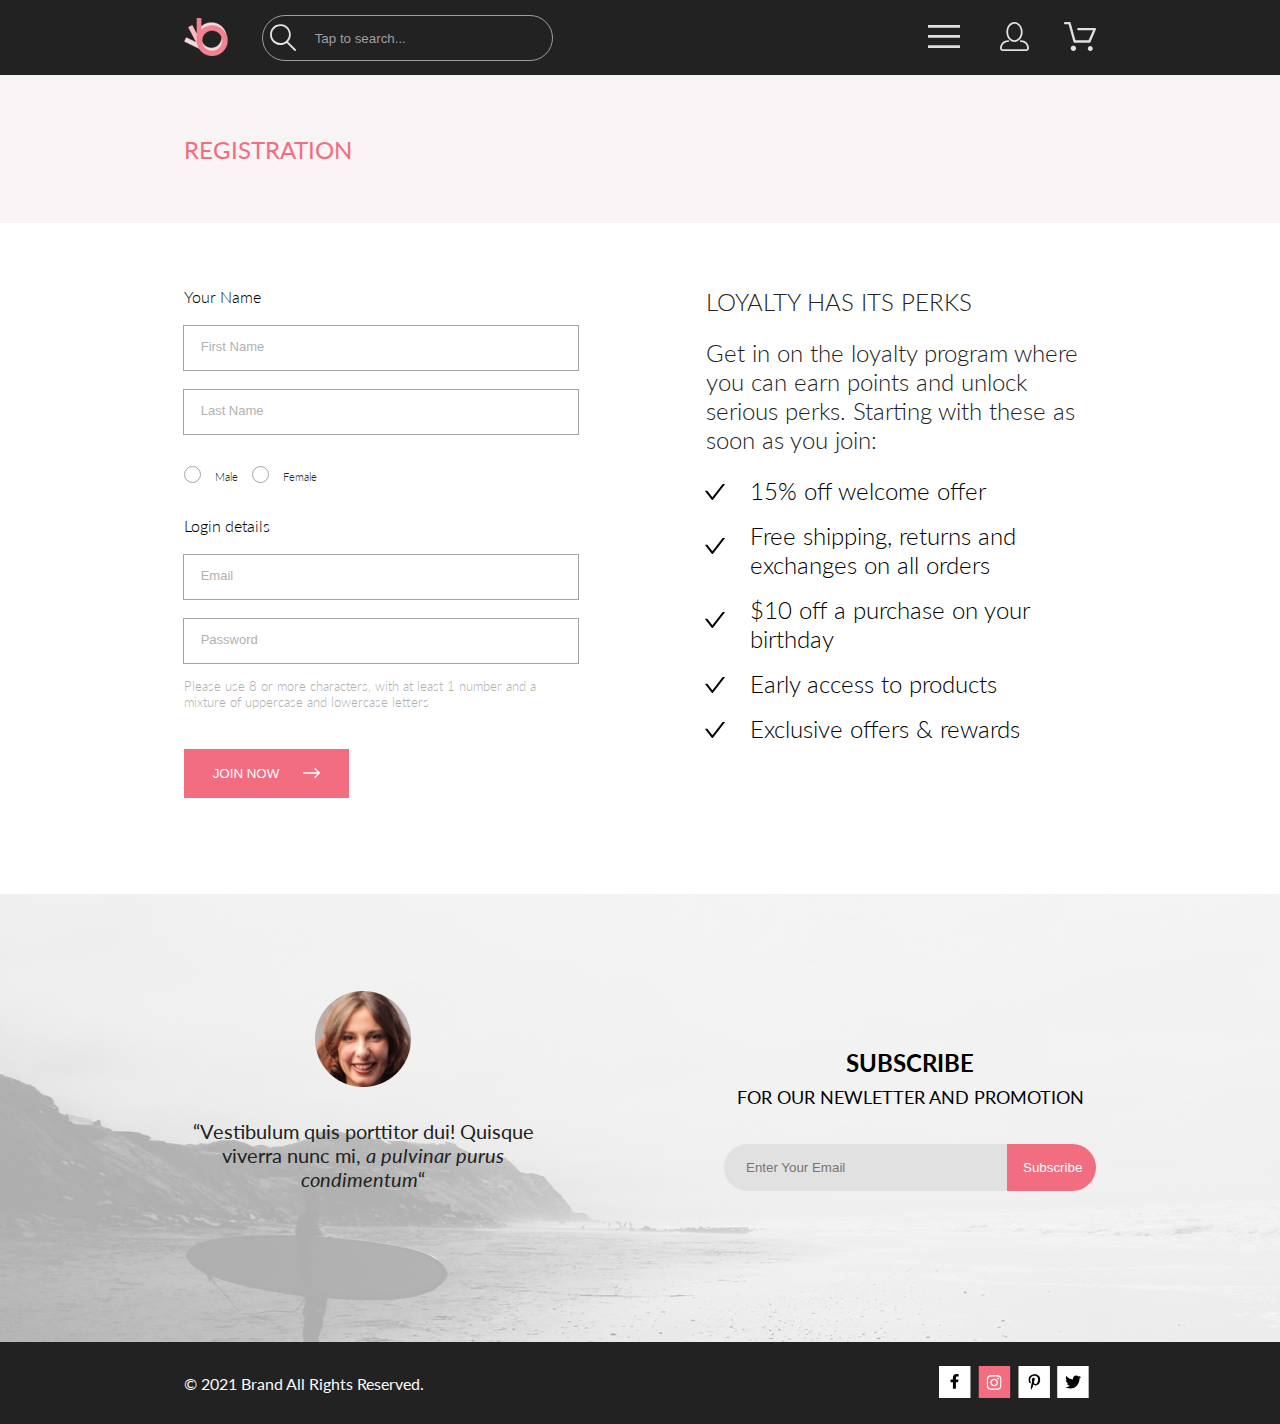
<file: registation.html>
<!DOCTYPE html>
<html lang="en">

<head>
    <meta charset="UTF-8">
    <meta http-equiv="X-UA-Compatible" content="IE=edge">
    <meta name="viewport" content="width=, initial-scale=1.0">
    <title>Document</title>
    <link rel="stylesheet" href="./css/style.css">
    <link rel="preconnect" href="https://fonts.googleapis.com">
    <link rel="preconnect" href="https://fonts.gstatic.com" crossorigin>
    <link href="https://fonts.googleapis.com/css2?family=Lato:ital,wght@0,300;0,400;0,700;0,900;1,400&display=swap"
        rel="stylesheet">

</head>

<body>
    <header class="header">
        <div class="container header__wrp">
            <div class="header__logo-wrp">
                <a href="index.html"><img class="header__logo" src="img/logo.svg" alt="logo"></a>
                <svg class="icon" width="27" height="28" viewBox="0 0 27 28" xmlns="http://www.w3.org/2000/svg">
                    <path
                        d="M19.0596 17.6259C20.6713 15.8658 21.6282 13.6048 21.7698 11.2225C21.9113 8.84018 21.2288 6.48173 19.8369 4.54318C18.445 2.60463 16.4285 1.20404 14.126 0.576619C11.8234 -0.0508009 9.3751 0.13316 7.19217 1.09761C5.00923 2.06205 3.22463 3.74825 2.13804 5.87302C1.05145 7.9978 0.729054 10.4318 1.225 12.7661C1.72094 15.1005 3.00501 17.1932 4.86158 18.6927C6.71814 20.1922 9.03413 21.0072 11.4206 21.0009C13.673 21.004 15.8645 20.27 17.6606 18.9109L25.4086 26.7179C25.4941 26.807 25.5965 26.8781 25.7099 26.927C25.8232 26.9759 25.9452 27.0017 26.0686 27.0029C26.1923 27.0033 26.3148 26.9782 26.4283 26.9292C26.5419 26.8801 26.6441 26.8082 26.7286 26.7179C26.9025 26.537 26.9997 26.2958 26.9997 26.0449C26.9997 25.794 26.9025 25.5528 26.7286 25.3719L19.0596 17.6259ZM2.88662 10.5009C2.89946 8.81563 3.41094 7.17187 4.35659 5.77685C5.30224 4.38183 6.63972 3.29801 8.20044 2.662C9.76115 2.02599 11.4752 1.86627 13.1266 2.20298C14.7779 2.53969 16.2926 3.35775 17.4797 4.55404C18.6668 5.75033 19.4732 7.27129 19.7972 8.92519C20.1212 10.5791 19.9483 12.2919 19.3002 13.8476C18.6522 15.4034 17.5581 16.7325 16.1559 17.6674C14.7536 18.6023 13.1059 19.1011 11.4206 19.1009C9.14916 19.0901 6.97482 18.1784 5.37484 16.566C3.77486 14.9537 2.87998 12.7724 2.88662 10.5009Z" />
                </svg>
                <input class="search" type="text" placeholder="Tap to search...">
            </div>
            <ul class="header__list">
                <li class="header__item">
                    <button class="header__burger">
                        <svg class="icon" width="32" height="23" viewBox="0 0 32 23" xmlns="http://www.w3.org/2000/svg">
                            <path d="M0 23V20.31H32V23H0ZM0 12.76V10.07H32V12.76H0ZM0 2.69V0H32V2.69H0Z" />
                        </svg>
                    </button>
                    <nav class="header__nav">
                        <button class="nav__button" type="button">
                            <img class="nav__cross" src="img/cross.svg" alt="cross">
                        </button>
                        <h2 class="header__title">menu</h2>
                        <ul class="header__nav-list">
                            <li class="nav-sub-item">
                                <a class="nav-sub-item__title" href="#">man</a>
                                <ul class="nav-sub-item__list">
                                    <li class="nav-sub-item__item">
                                        <a class="nav__link" href="#">Accessories</a>
                                    </li>
                                    <li class="nav-sub-item__item">
                                        <a class="nav__link" href="#">Bags</a>
                                    </li>
                                    <li class="nav-sub-item__item">
                                        <a class="nav__link" href="#">Denim</a>
                                    </li>
                                    <li class="nav-sub-item__item">
                                        <a class="nav__link" href="#">T-Shirts</a>
                                    </li>
                                </ul>
                            </li>
                            <li class="nav-sub-item">
                                <a class="nav-sub-item__title" href="#">woman</a>
                                <ul class="nav-sub-item__list">
                                    <li class="nav-sub-item__item">
                                        <a class="nav__link" href="#">Accessories</a>
                                    </li>
                                    <li class="nav-sub-item__item">
                                        <a class="nav__link" href="#">Jackets & Coats</a>
                                    </li>
                                    <li class="nav-sub-item__item">
                                        <a class="nav__link" href="#">Polos</a>
                                    </li>
                                    <li class="nav-sub-item__item">
                                        <a class="nav__link" href="#">T-Shirts</a>
                                    </li>
                                    <li class="nav-sub-item__item">
                                        <a class="nav__link" href="#">Shirts
                                        </a>
                                    </li>
                                </ul>
                            </li>
                            <li class="nav-sub-item">
                                <a class="nav-sub-item__title" href="#">kids</a>
                                <ul class="nav-sub-item__list">
                                    <li class="nav-sub-item__item">
                                        <a class="nav__link" href="#">Accessories</a>
                                    </li>
                                    <li class="nav-sub-item__item">
                                        <a class="nav__link" href="#">Jackets & Coats</a>
                                    </li>
                                    <li class="nav-sub-item__item">
                                        <a class="nav__link" href="#">Polos</a>
                                    </li>
                                    <li class="nav-sub-item__item">
                                        <a class="nav__link" href="#">T-Shirts</a>
                                    </li>
                                    <li class="nav-sub-item__item">
                                        <a class="nav__link" href="#">Shirts
                                    </li>
                                    <li class="nav-sub-item__item">
                                        <a class="nav__link" href="#">Bags</a>
                                    </li>
                                </ul>
                            </li>
                </li>
            </ul>
            </nav>
            </li>
            <li class="header__item">
                <a class="header__icon" href="registation.html">
                    <svg class="icon" width="29" height="29" viewBox="0 0 29 29" xmlns="http://www.w3.org/2000/svg">
                        <path
                            d="M14.5 19.937C19 19.937 22.656 15.464 22.656 9.968C22.656 4.472 19 0 14.5 0C13.3631 0.0217413 12.2463 0.303398 11.2351 0.823397C10.2239 1.34339 9.34507 2.08794 8.66602 3C7.12663 4.99573 6.30819 7.45381 6.34399 9.974C6.34399 15.465 10 19.937 14.5 19.937ZM14.5 1.813C18 1.813 20.844 5.472 20.844 9.969C20.844 14.466 17.998 18.125 14.5 18.125C11.002 18.125 8.15603 14.465 8.15503 9.969C8.15403 5.473 11 1.813 14.5 1.813ZM20.844 18.125C20.6036 18.125 20.373 18.2205 20.203 18.3905C20.033 18.5605 19.9375 18.7911 19.9375 19.0315C19.9375 19.2719 20.033 19.5025 20.203 19.6725C20.373 19.8425 20.6036 19.938 20.844 19.938C22.526 19.9399 24.1386 20.6088 25.3279 21.7982C26.5172 22.9875 27.1861 24.6 27.188 26.282C27.1875 26.5221 27.0918 26.7523 26.922 26.9221C26.7522 27.0918 26.5221 27.1875 26.282 27.188H2.71997C2.47985 27.1875 2.24975 27.0918 2.07996 26.9221C1.91016 26.7523 1.81449 26.5221 1.81396 26.282C1.81608 24.6001 2.48517 22.9877 3.67444 21.7985C4.86371 20.6092 6.47608 19.9401 8.15796 19.938C8.39824 19.938 8.62868 19.8425 8.79858 19.6726C8.96849 19.5027 9.06396 19.2723 9.06396 19.032C9.06396 18.7917 8.96849 18.5613 8.79858 18.3914C8.62868 18.2215 8.39824 18.126 8.15796 18.126C5.99541 18.1279 3.92201 18.9875 2.39258 20.5164C0.863144 22.0453 0.00264777 24.1185 0 26.281C0.000794067 27.0019 0.287502 27.693 0.797241 28.2027C1.30698 28.7125 1.99811 28.9992 2.71899 29H26.282C27.0027 28.9989 27.6936 28.7121 28.2031 28.2024C28.7126 27.6927 28.9992 27.0017 29 26.281C28.9974 24.1187 28.1372 22.0457 26.6083 20.5168C25.0793 18.9878 23.0063 18.1276 20.844 18.125Z" />
                    </svg>
                </a>
            </li>
            <li class="header__item">
                <a class="header__icon" href="cart.html">
                    <svg class="icon" width="33" height="29" viewBox="0 0 33 29" xmlns="http://www.w3.org/2000/svg">
                        <path
                            d="M27.199 29C26.5512 28.9738 25.9396 28.6948 25.4952 28.2227C25.0509 27.7506 24.8094 27.1232 24.8225 26.475C24.8356 25.8269 25.1023 25.2097 25.5653 24.7559C26.0283 24.3022 26.6508 24.048 27.2991 24.048C27.9474 24.048 28.5697 24.3022 29.0327 24.7559C29.4957 25.2097 29.7624 25.8269 29.7755 26.475C29.7886 27.1232 29.5471 27.7506 29.1028 28.2227C28.6585 28.6948 28.0468 28.9738 27.399 29H27.199ZM7.75098 26.32C7.75098 25.79 7.90815 25.2718 8.20264 24.8311C8.49712 24.3904 8.91569 24.0469 9.4054 23.844C9.8951 23.6412 10.434 23.5881 10.9539 23.6915C11.4737 23.7949 11.9512 24.0502 12.326 24.425C12.7009 24.7998 12.9562 25.2773 13.0596 25.7972C13.163 26.317 13.1098 26.8559 12.907 27.3456C12.7041 27.8353 12.3606 28.2539 11.9199 28.5483C11.4792 28.8428 10.9611 29 10.431 29C10.0789 29.0003 9.73017 28.9311 9.40479 28.7966C9.0794 28.662 8.78374 28.4646 8.53467 28.2158C8.28559 27.9669 8.08805 27.6713 7.95325 27.3461C7.81844 27.0208 7.74902 26.6721 7.74902 26.32H7.75098ZM11.551 20.686C11.2916 20.6868 11.039 20.6024 10.8322 20.4457C10.6253 20.2891 10.4756 20.0689 10.406 19.819L5.573 2.36401H2.18005C1.86657 2.36401 1.56591 2.23947 1.34424 2.01781C1.12257 1.79614 0.998047 1.49549 0.998047 1.18201C0.998047 0.868519 1.12257 0.567873 1.34424 0.346205C1.56591 0.124537 1.86657 5.81268e-06 2.18005 5.81268e-06H6.46106C6.72055 -0.00080736 6.97309 0.0837201 7.17981 0.240568C7.38653 0.397416 7.53589 0.617884 7.60498 0.868006L12.438 18.323H25.616L29.999 8.27501H15.399C15.2409 8.27961 15.0834 8.25242 14.9359 8.19507C14.7884 8.13771 14.6539 8.05134 14.5404 7.94108C14.4269 7.83082 14.3366 7.69891 14.275 7.55315C14.2134 7.40739 14.1816 7.25075 14.1816 7.0925C14.1816 6.93426 14.2134 6.77762 14.275 6.63186C14.3366 6.4861 14.4269 6.35419 14.5404 6.24393C14.6539 6.13367 14.7884 6.0473 14.9359 5.98994C15.0834 5.93259 15.2409 5.90541 15.399 5.91001H31.812C32.0077 5.90996 32.2003 5.95866 32.3724 6.05172C32.5446 6.14478 32.6908 6.27926 32.798 6.44301C32.9058 6.60729 32.9714 6.79569 32.9889 6.99145C33.0063 7.18721 32.9752 7.38424 32.8981 7.565L27.493 19.977C27.4007 20.1876 27.249 20.3668 27.0565 20.4927C26.864 20.6186 26.6391 20.6858 26.4091 20.686H11.551Z" />
                    </svg>
                </a>
            </li>
            </ul>

        </div>
    </header>
    <main>
        <section class="registration__header-wrp">
            <div class="container">
                <h1 class="header__registration">registration</h1>
            </div>
        </section>
        <section class="registration">
            <div class="container">
                <div class="registration-wrp">
                    <div class="registration__element-wrp">
                        <form class="registration__element" action="#">
                            <fieldset>
                                <legend class="header__name">Your Name</legend>
                                <label for="name"></label>
                                <input class="input__text" type="text" id="name" required placeholder="First Name">
                                <label for="name"></label>
                                <input class="input__text" type="text" id="name" required placeholder="Last Name">
                                <div class="registration__sex-wrp">
                                    <input class="registration__sex" type="radio" id="sex" name="sex" value="sex">
                                    <label class="registration__sex-text" for="sex">Male</label>
                                    <input class="registration__sex" type="radio" id="sex" name="sex" value="sex">
                                    <label class="registration__sex-text" for="sex2">Female</label>
                                </div>
                            </fieldset>
                            <fieldset>
                                <legend class="header__name">Login details</legend>
                                <label for="email"></label>
                                <input class="input__text" type="email" id="email" required placeholder="Email">
                                <label for="password"></label>
                                <input class="input__text" type="password" id="password" required
                                    placeholder="Password">
                                <p class="registration__comment">Please use 8 or more characters, with at least 1 number
                                    and
                                    a
                                    mixture of uppercase and
                                    lowercase
                                    letters</p>
                            </fieldset>
                            <button class="registration__button" type="submit">join now
                                <svg class="registration__button-img" width="17" height="10" viewBox="0 0 17 10"
                                    xmlns="http://www.w3.org/2000/svg">
                                    <path fill-rule="evenodd" clip-rule="evenodd"
                                        d="M11.54 0.208095C11.6058 0.142131 11.684 0.0897967 11.77 0.0540883C11.8561 0.01838 11.9483 0 12.0415 0C12.1347 0 12.2269 0.01838 12.313 0.0540883C12.399 0.0897967 12.4772 0.142131 12.543 0.208095L16.7929 4.458C16.8589 4.5238 16.9112 4.60196 16.9469 4.68802C16.9826 4.77407 17.001 4.86632 17.001 4.95949C17.001 5.05266 16.9826 5.14491 16.9469 5.23097C16.9112 5.31702 16.8589 5.39518 16.7929 5.46098L12.543 9.71089C12.41 9.84389 12.2296 9.91861 12.0415 9.91861C11.8534 9.91861 11.673 9.84389 11.54 9.71089C11.407 9.57788 11.3323 9.39749 11.3323 9.2094C11.3323 9.0213 11.407 8.84091 11.54 8.70791L15.2898 4.95949L11.54 1.21107C11.474 1.14528 11.4217 1.06711 11.386 0.981059C11.3503 0.895005 11.3319 0.802752 11.3319 0.709584C11.3319 0.616415 11.3503 0.524162 11.386 0.438109C11.4217 0.352055 11.474 0.273891 11.54 0.208095Z" />
                                    <path fill-rule="evenodd" clip-rule="evenodd"
                                        d="M0 4.95948C0 4.77162 0.0746263 4.59146 0.207462 4.45862C0.340297 4.32579 0.52046 4.25116 0.708318 4.25116H15.583C15.7708 4.25116 15.951 4.32579 16.0838 4.45862C16.2167 4.59146 16.2913 4.77162 16.2913 4.95948C16.2913 5.14734 16.2167 5.3275 16.0838 5.46033C15.951 5.59317 15.7708 5.6678 15.583 5.6678H0.708318C0.52046 5.6678 0.340297 5.59317 0.207462 5.46033C0.0746263 5.3275 0 5.14734 0 4.95948Z" />
                                </svg>
                            </button>
                        </form>
                    </div>
                    <div class="registration__element-wrp">
                        <h2 class="registration__headline">loyalty has its perks</h2>
                        <p class="registration__text">Get in on the loyalty program where you can earn points and unlock
                            serious
                            perks. Starting with these as soon as you join:</p>
                        <ul class="registration__list">
                            <li class="registration__item">
                                <p>15% off welcome offer</p>
                            </li>
                            <li class="registration__item">
                                <p>Free shipping, returns and exchanges on all orders</p>
                            </li>
                            <li class="registration__item">
                                <p>$10 off a purchase on your birthday</p>
                            </li>
                            <li class="registration__item">
                                <p>Early access to products</p>
                            </li>
                            <li class="registration__item">
                                <p>Exclusive offers & rewards</p>
                            </li>
                        </ul>
                    </div>
                </div>
            </div>
        </section>
    </main>

    <footer>
        <section class="footer">
            <div class="container">
                <ul class="footer__info">
                    <li class="footer__woman">
                        <img class="footer__img" src="img/woman.png" alt="woman">
                        <p class="footer__text">“Vestibulum quis porttitor dui! Quisque viverra nunc mi, <span
                                class="footer__text-italic"> a pulvinar
                                purus
                                condimentum</span>“</p>
                    </li>
                    <li class="footer__subscribe">
                        <p class="footer__comment">subscribe <span class="promotion"> for our newletter and
                                promotion</span>
                        </p>
                        <form class="footer__button-wrp" action="">
                            <input class="footer__email" type="email" placeholder="Enter Your Email">
                            <button class="footer__button">Subscribe</button>
                        </form>
                    </li>
                </ul>
        </section>
        <section class="footer__rights-wrp">
            <div class="container rights-wrp">
                <p class="footer__rights">© 2021 Brand All Rights Reserved.</p>
                <ul class="footer__social">
                    <li class="footer__social-item">
                        <a footer__social-i href="#">
                            <img src="img/facebook.svg" alt="facebook">
                        </a>
                    </li>
                    <li class="footer__social-item">
                        <a href="#">
                            <img src="img/instagram.svg" alt="instagram">
                        </a>
                    </li>
                    <li class="footer__social-item">
                        <a href="#">
                            <img src="img/pinterest.svg" alt="pinterest">
                        </a>
                    </li>
                    <li class="footer__social-item">
                        <a href="#">
                            <img src="img/twitter.svg" alt="twitter">
                        </a>
                    </li>
                </ul>
            </div>
        </section>
        </div>
    </footer>
</body>

</html>
</file>
<file: css/style.css>
body {
  font-family: 'Lato', sans-serif;
  color: var(--black);
}

.container {
  margin: 0 auto;
  width: 71.3%;
}

@media (max-width: 767px) {
  .container {
    width: 95.5%;
  }
}

@media (max-width: 375px) {
  .container {
    width: 91.4%;
  }
}

@media (max-width: 1200px) {
  .container {
    width: 95%;
  }
}

@media (max-width: 1100px) {
  .container {
    width: 95%;
  }
}

.visually-hidden {
  position: absolute;
  white-space: nowrap;
  width: 1px;
  height: 1px;
  overflow: hidden;
  border: 0;
  padding: 0;
  clip: rect(0 0 0 0);
  -webkit-clip-path: inset(50%);
          clip-path: inset(50%);
  margin: -1px;
}

/* http://meyerweb.com/eric/tools/css/reset/ 
v2.0 | 20110126
License: none (public domain)
*/
html, body, div, span, applet, object, iframe,
h1, h2, h3, h4, h5, h6, p, blockquote, pre,
a, abbr, acronym, address, big, cite, code,
del, dfn, em, img, ins, kbd, q, s, samp,
small, strike, strong, sub, sup, tt, var,
b, u, i, center,
dl, dt, dd, ol, ul, li,
fieldset, form, label, legend,
table, caption, tbody, tfoot, thead, tr, th, td,
article, aside, canvas, details, embed,
figure, figcaption, footer, header, hgroup,
menu, nav, output, ruby, section, summary,
time, mark, audio, video {
  margin: 0;
  padding: 0;
  border: 0;
  font-size: 100%;
  vertical-align: baseline;
}

/* HTML5 display-role reset for older browsers */
article, aside, details, figcaption, figure,
footer, header, hgroup, menu, nav, section {
  display: block;
}

body {
  line-height: 1;
}

ol, ul {
  list-style: none;
}

blockquote, q {
  quotes: none;
}

blockquote:before, blockquote:after,
q:before, q:after {
  content: '';
  content: none;
}

table {
  border-collapse: collapse;
  border-spacing: 0;
}

.header {
  background-color: #222222;
  position: relative;
}

.header__logo {
  margin: 0 41px 0 0;
}

.header__wrp {
  display: -webkit-box;
  display: -ms-flexbox;
  display: flex;
  -webkit-box-pack: justify;
      -ms-flex-pack: justify;
          justify-content: space-between;
  min-height: 75px;
  -webkit-box-align: center;
      -ms-flex-align: center;
          align-items: center;
}

.header__logo-wrp {
  display: -webkit-box;
  display: -ms-flexbox;
  display: flex;
  -webkit-box-align: center;
      -ms-flex-align: center;
          align-items: center;
}

.header__list {
  display: -webkit-box;
  display: -ms-flexbox;
  display: flex;
  -webkit-box-align: center;
      -ms-flex-align: center;
          align-items: center;
}

.header__icon {
  margin: 0 0 0 34px;
}

@media (max-width: 520px) {
  .header__icon {
    display: none;
  }
}

.icon {
  fill: #e1e1e1;
  cursor: pointer;
}

.icon:hover,
.icon:active,
.icon:focus {
  fill: #f16d7f;
}

.header__burger {
  border: none;
  background-color: transparent;
}

.header__title {
  text-transform: uppercase;
  color: #222222;
  font-size: 14px;
  line-height: 17px;
  font-weight: 700;
  font-style: normal;
  margin: 9px 0 24px 34px;
}

.header__nav {
  display: none;
  position: absolute;
  top: 100%;
  right: 0;
  background-color: white;
  width: 232px;
  min-height: 764px;
}

.header__burger:hover + .header__nav {
  display: block;
}

.header__burger:focus + .header__nav {
  display: block;
}

.header__registration {
  text-transform: uppercase;
  color: #f16d7f;
  font-size: 24px;
  line-height: 29px;
  font-weight: 400;
  font-style: normal;
}

@media (max-width: 520px) {
  .header__registration {
    -webkit-box-pack: center;
        -ms-flex-pack: center;
            justify-content: center;
  }
}

.header__name {
  font-size: 16px;
  line-height: 19px;
  font-weight: 300;
  font-style: normal;
}

.search {
  border-radius: 50px;
  padding: 15px 60px 14px 52px;
  background-color: transparent;
  outline: 1px solid #9f9f9f;
  border: none;
  color: #f8f8f8;
  margin-left: -33px;
}

@media (max-width: 375px) {
  .search {
    padding: 10px 0 10px 43px;
    margin-left: -34px;
  }
}

.search::-webkit-input-placeholder {
  color: #9f9f9f;
}

.search:-ms-input-placeholder {
  color: #9f9f9f;
}

.search::-ms-input-placeholder {
  color: #9f9f9f;
}

.search::placeholder {
  color: #9f9f9f;
}

.search:hover,
.search:focus {
  outline: 1px solid #f16d7f;
  border: none;
}

.nav__cross {
  margin: 16px 0px 0 203px;
}

.nav__button {
  border: none;
  background: none;
  cursor: pointer;
  width: 13px;
}

.nav__link {
  color: #6f6e6e;
  text-decoration: none;
  font-size: 14px;
  line-height: 17px;
  font-weight: 400;
  font-style: normal;
}

.nav-sub-item__list {
  margin: 1px 0 20px 55px;
  font-size: 14px;
  line-height: 17px;
  font-weight: 400;
  font-style: normal;
}

.nav-sub-item__item {
  padding-top: 11px;
}

.nav-sub-item__title {
  text-transform: uppercase;
  color: #f16d7f;
  text-decoration: none;
  font-size: 14px;
  line-height: 17px;
  font-weight: 400;
  font-style: normal;
  margin: 24px 0 0 33px;
}

.brand {
  display: -webkit-box;
  display: -ms-flexbox;
  display: flex;
  background-color: #f1e4e6;
  margin: 0 0 64px 0;
}

@media (max-width: 767px) {
  .brand {
    margin-bottom: 20px;
  }
}

@media (max-width: 375px) {
  .brand {
    margin-bottom: 64px;
  }
}

.brand__title-wrp {
  -webkit-box-flex: 1;
      -ms-flex-positive: 1;
          flex-grow: 1;
  padding: 0 0 0 92px;
  display: -webkit-box;
  display: -ms-flexbox;
  display: flex;
  -webkit-box-align: center;
      -ms-flex-align: center;
          align-items: center;
}

@media (max-width: 767px) {
  .brand__title-wrp {
    padding: 0 0 0 68px;
  }
}

@media (max-width: 520px) {
  .brand__title-wrp {
    min-height: 363px;
    display: -webkit-box;
    display: -ms-flexbox;
    display: flex;
    -webkit-box-pack: center;
        -ms-flex-pack: center;
            justify-content: center;
  }
}

.brand__title {
  font-size: 48px;
  line-height: 58px;
  font-weight: 900;
  font-style: normal;
  text-transform: uppercase;
  position: relative;
}

@media (max-width: 767px) {
  .brand__title {
    font-size: 44px;
    line-height: 52px;
    font-weight: 900;
    font-style: normal;
  }
}

@media (max-width: 375px) {
  .brand__title {
    font-size: 38px;
    line-height: 45px;
    font-weight: 900;
    font-style: normal;
    margin-right: 47px;
  }
}

.brand__title::before {
  content: "";
  width: 12px;
  height: 92px;
  background-color: #f16d7f;
  position: absolute;
  left: -27px;
  top: 7px;
}

@media (max-width: 767px) {
  .brand__title::before {
    top: -5px;
  }
}

@media (max-width: 375px) {
  .brand__title::before {
    height: 61px;
    top: 7px;
  }
}

.brand__subtitle {
  display: block;
  font-size: 37px;
  line-height: 44px;
  font-weight: 700;
  font-style: normal;
}

@media (max-width: 767px) {
  .brand__subtitle {
    font-size: 24px;
    line-height: 28px;
    font-weight: 700;
    font-style: normal;
  }
}

@media (max-width: 375px) {
  .brand__subtitle {
    font-size: 20px;
    line-height: 24px;
    font-weight: 700;
    font-style: normal;
  }
}

.brand__subtitle-pink {
  color: #f16d7f;
}

.brand__img {
  width: 50%;
  -o-object-fit: cover;
     object-fit: cover;
}

@media (max-width: 767px) {
  .brand__img {
    width: 50%;
    min-height: 369px;
    -o-object-fit: cover;
       object-fit: cover;
  }
}

@media (max-width: 520px) {
  .brand__img {
    display: none;
  }
}

@media (max-width: 375px) {
  .catalog-wrp {
    display: -webkit-box;
    display: -ms-flexbox;
    display: flex;
    -webkit-box-orient: vertical;
    -webkit-box-direction: normal;
        -ms-flex-direction: column;
            flex-direction: column;
    -webkit-box-align: center;
        -ms-flex-align: center;
            align-items: center;
  }
}

.catalog__list {
  display: -webkit-box;
  display: -ms-flexbox;
  display: flex;
  -webkit-box-pack: justify;
      -ms-flex-pack: justify;
          justify-content: space-between;
  -ms-flex-wrap: wrap;
      flex-wrap: wrap;
  margin: 48px 0 0 0;
}

@media (max-width: 767px) {
  .catalog__list {
    margin: 73px 0 0 0;
  }
}

@media (max-width: 375px) {
  .catalog__list {
    margin: 64px 0 0 0;
    -webkit-box-orient: vertical;
    -webkit-box-direction: normal;
        -ms-flex-direction: column;
            flex-direction: column;
    -webkit-box-align: center;
        -ms-flex-align: center;
            align-items: center;
  }
}

.catalog__item {
  -webkit-box-sizing: border-box;
          box-sizing: border-box;
  width: 31.6%;
  background-color: #f8f8f8;
  margin: 0 0 30px 0;
  text-align: left;
}

@media (max-width: 767px) {
  .catalog__item {
    margin: 0 0 16px 0;
    width: 47%;
  }
}

@media (max-width: 520px) {
  .catalog__item {
    width: 49%;
  }
}

@media (max-width: 375px) {
  .catalog__item {
    width: 96%;
  }
}

.button__cart {
  display: none;
  position: absolute;
  top: 50%;
  left: 50%;
  -webkit-transform: translate(-50%, -50%);
          transform: translate(-50%, -50%);
  background-color: transparent;
  border: 1px solid #fffffF;
  padding: 11px 16px 11px 7px;
  color: #fffffF;
  font-size: 14px;
  line-height: 17px;
  font-weight: 400;
  font-style: normal;
  cursor: pointer;
  fill: #fffffF;
  display: -webkit-box;
  display: -ms-flexbox;
  display: flex;
  -webkit-box-align: center;
      -ms-flex-align: center;
          align-items: center;
}

.button__cart-icon {
  margin-right: 11px;
}

.cart-wrapper-overlay {
  position: relative;
}

.cart-wrapper-overlay:hover
.cart-wrapper-overlay:focus {
  content: '';
  width: 100%;
  position: absolute;
  background-color: #222222;
  opacity: 86%;
  height: 420px;
}

.cart:hover .button__cart,
.cart:hover .cart-wrapper-overlay:before {
  display: block;
}

.button__cart:active {
  color: #f16d7f;
  border: 1px solid #f16d7f;
  fill: #f16d7f;
}

.button__cart-icon:active {
  color: #f16d7f;
}

.catalog__title {
  font-size: 30px;
  line-height: 36px;
  font-weight: 400;
  font-style: normal;
  color: #222222;
  text-align: center;
}

.catalog__text {
  font-size: 14px;
  line-height: 17px;
  font-weight: 400;
  font-style: normal;
  color: #9f9f9f;
  text-align: center;
  margin: 6px 0 0 0;
}

.catalog__item-link {
  font-size: 13px;
  line-height: 16px;
  font-weight: 400;
  font-style: normal;
  text-decoration: none;
  text-transform: uppercase;
  color: #222222;
  margin: 0 0 0 18px;
}

.catalog__item-img {
  margin: 0 0 25px 0;
  width: 100%;
  -o-object-fit: cover;
     object-fit: cover;
}

.catalog__description {
  color: #5d5d5d;
  font-size: 14px;
  line-height: 17px;
  font-weight: 300;
  font-style: normal;
  margin: 12px 28px 18px 18px;
}

.catalog__price {
  margin: 0 0 18px 20px;
  color: #f16d7f;
  font-size: 16px;
  line-height: 19px;
  font-weight: 400;
  font-style: normal;
}

.catalog__button-wrp {
  display: -webkit-box;
  display: -ms-flexbox;
  display: flex;
  -webkit-box-pack: center;
      -ms-flex-pack: center;
          justify-content: center;
}

.catalog__button {
  font-size: 16px;
  line-height: 19px;
  font-weight: 400;
  font-style: normal;
  color: #f16d7f;
  background-color: transparent;
  padding: 15px 39px;
  border: 1px solid #f16d7f;
  margin: 32px 0 95px;
  cursor: pointer;
}

@media (max-width: 767px) {
  .catalog__button {
    margin: 16px 0 65px;
  }
}

@media (max-width: 375px) {
  .catalog__button {
    margin: 25px 0 96px;
  }
}

.catalog__button:hover,
.catalog__button:active,
.catalog__button:focus {
  background-color: #f16d7f;
  color: #fffffF;
  outline: none;
}

.sales__list {
  display: -webkit-box;
  display: -ms-flexbox;
  display: flex;
  -webkit-box-pack: justify;
      -ms-flex-pack: justify;
          justify-content: space-between;
  -ms-flex-wrap: wrap;
      flex-wrap: wrap;
}

@media (max-width: 375px) {
  .sales__list {
    -webkit-box-orient: vertical;
    -webkit-box-direction: normal;
        -ms-flex-direction: column;
            flex-direction: column;
    -webkit-box-align: center;
        -ms-flex-align: center;
            align-items: center;
  }
}

.sales__item {
  -webkit-box-sizing: border-box;
          box-sizing: border-box;
  width: 31.6%;
  min-height: 260px;
  -webkit-box-pack: center;
      -ms-flex-pack: center;
          justify-content: center;
  display: -webkit-box;
  display: -ms-flexbox;
  display: flex;
  -webkit-box-orient: vertical;
  -webkit-box-direction: normal;
      -ms-flex-direction: column;
          flex-direction: column;
}

@media (max-width: 767px) {
  .sales__item {
    width: 31.6%;
    min-height: 167px;
  }
}

@media (max-width: 375px) {
  .sales__item {
    margin-bottom: 20px;
    width: 91.4%;
    min-height: 247px;
  }
}

.sales__item-woman {
  background-image: url(../img/woman_sales.jpg);
  background-position: center;
  background-size: cover;
}

.sales__item-man {
  background-image: url(../img/man_sales.jpg);
  background-position: center;
  background-size: cover;
}

.sales__item-kids {
  background-image: url(../img/kids.jpg);
  background-position: center;
  background-size: cover;
}

.sales__item-accesories {
  background-image: url(../img/acssesoris.jpg);
  background-position: center;
  background-size: cover;
  width: 100%;
  margin: 30px 0 97px 0;
}

@media (max-width: 767px) {
  .sales__item-accesories {
    height: 116px;
    margin: 19px 0 155px 0;
  }
}

@media (max-width: 375px) {
  .sales__item-accesories {
    min-height: 111px;
    width: 91.4%;
    margin: 0 0 64px 0;
  }
}

.sales__text {
  font-size: 16px;
  line-height: 19px;
  font-weight: 400;
  font-style: normal;
  text-transform: uppercase;
  text-align: center;
  color: #fffffF;
}

.sales__title {
  font-size: 18px;
  line-height: 22px;
  font-weight: 900;
  font-style: normal;
  text-align: center;
  text-transform: uppercase;
  color: #f16d7f;
}

.info {
  background-color: #222222;
  min-height: 341px;
  display: -webkit-box;
  display: -ms-flexbox;
  display: flex;
}

@media (max-width: 767px) {
  .info {
    min-height: 610px;
  }
}

@media (max-width: 375px) {
  .info {
    min-height: 610px;
  }
}

.info__list {
  display: -webkit-box;
  display: -ms-flexbox;
  display: flex;
  -webkit-box-align: end;
      -ms-flex-align: end;
          align-items: end;
}

@media (max-width: 1100px) {
  .info__list {
    min-height: 610px;
    -webkit-box-orient: vertical;
    -webkit-box-direction: normal;
        -ms-flex-direction: column;
            flex-direction: column;
    -webkit-box-pack: space-evenly;
        -ms-flex-pack: space-evenly;
            justify-content: space-evenly;
  }
}

@media (max-width: 767px) {
  .info__list {
    -webkit-box-orient: vertical;
    -webkit-box-direction: normal;
        -ms-flex-direction: column;
            flex-direction: column;
    -webkit-box-pack: center;
        -ms-flex-pack: center;
            justify-content: center;
  }
}

.info__img-delivery {
  width: 45px;
  -ms-flex-item-align: center;
      -ms-grid-row-align: center;
      align-self: center;
  height: 32px;
}

.info__img-sale {
  width: 40px;
  -ms-flex-item-align: center;
      -ms-grid-row-align: center;
      align-self: center;
  height: 40px;
}

@media (max-width: 767px) {
  .info__img-sale {
    margin-top: 48px;
  }
}

@media (max-width: 375px) {
  .info__img-sale {
    margin-top: 46px;
  }
}

.info__img-assurance {
  width: 47px;
  -ms-flex-item-align: center;
      -ms-grid-row-align: center;
      align-self: center;
  height: 35px;
}

@media (max-width: 767px) {
  .info__img-assurance {
    margin-top: 48px;
  }
}

@media (max-width: 375px) {
  .info__img-assurance {
    margin-top: 46px;
  }
}

.info__list-wrp {
  display: -webkit-box;
  display: -ms-flexbox;
  display: flex;
  -webkit-box-align: center;
      -ms-flex-align: center;
          align-items: center;
  -ms-flex-pack: distribute;
      justify-content: space-around;
}

@media (max-width: 767px) {
  .info__list-wrp {
    -webkit-box-orient: vertical;
    -webkit-box-direction: normal;
        -ms-flex-direction: column;
            flex-direction: column;
  }
}

.info__item {
  text-align: center;
  display: -webkit-box;
  display: -ms-flexbox;
  display: flex;
  -webkit-box-orient: vertical;
  -webkit-box-direction: normal;
      -ms-flex-direction: column;
          flex-direction: column;
  -webkit-box-align: center;
      -ms-flex-align: center;
          align-items: center;
}

.info__header {
  color: #fbfbfb;
  margin: 25px 0 19px 0;
  font-size: 20px;
  line-height: 24px;
  font-weight: 400;
  font-style: normal;
}

@media (max-width: 767px) {
  .info__header {
    margin: 28px 0 16px 0;
  }
}

.info__text {
  color: #fbfbfb;
  width: 360px;
  font-size: 14px;
  line-height: 17px;
  font-weight: 300;
  font-style: normal;
}

@media (max-width: 767px) {
  .info__text {
    width: 60%;
  }
}

@media (max-width: 375px) {
  .info__text {
    width: 97%;
  }
}

.footer {
  background-image: url(../img/fon.png);
  min-height: 448px;
  background-repeat: no-repeat;
  background-size: cover;
}

@media (max-width: 767px) {
  .footer {
    min-height: 614px;
  }
}

@media (max-width: 375px) {
  .footer {
    min-height: 550px;
  }
}

.footer__woman {
  -webkit-box-orient: vertical;
  -webkit-box-direction: normal;
      -ms-flex-direction: column;
          flex-direction: column;
  text-align: center;
}

.footer__info {
  display: -webkit-box;
  display: -ms-flexbox;
  display: flex;
  -webkit-box-pack: justify;
      -ms-flex-pack: justify;
          justify-content: space-between;
}

@media (max-width: 767px) {
  .footer__info {
    -webkit-box-orient: vertical;
    -webkit-box-direction: normal;
        -ms-flex-direction: column;
            flex-direction: column;
    -webkit-box-align: center;
        -ms-flex-align: center;
            align-items: center;
  }
}

.footer__img {
  margin: 97px 0 30px 0;
}

@media (max-width: 767px) {
  .footer__img {
    margin: 64px 0 30px 0;
  }
}

.footer__text {
  width: 359px;
  font-size: 20px;
  line-height: 24px;
  font-weight: 400;
  font-style: normal;
  color: #222222;
}

.footer__text-italic {
  font-style: italic;
}

.footer__comment {
  font-size: 24px;
  line-height: 38px;
  font-weight: 700;
  font-style: normal;
  margin: 150px 0 32px 0;
  text-transform: uppercase;
  text-align: center;
}

@media (max-width: 767px) {
  .footer__comment {
    margin: 64px 0 27px 0;
    font-size: 24px;
    line-height: 22px;
    font-weight: 700;
    font-style: normal;
  }
}

@media (max-width: 375px) {
  .footer__comment {
    margin: 59px 0 22px 0;
    font-size: 24px;
    line-height: 22px;
    font-weight: 700;
    font-style: normal;
  }
}

.promotion {
  display: block;
  font-size: 18px;
  line-height: 30px;
  font-weight: 400;
  font-style: normal;
}

@media (max-width: 375px) {
  .promotion {
    font-size: 17px;
  }
}

.footer__email {
  padding: 16px 84px 16px 22px;
  border-radius: 50px 0px 0px 50px;
  border: none;
  background-color: #e1e1e1;
}

.footer__email:hover,
.footer__email:focus {
  outline: none;
}

.footer__button {
  padding: 14px 14px 14px 16px;
  border-radius: 0px 50px 50px 0px;
  border: none;
  background-color: #f16d7f;
  color: #fffffF;
  cursor: pointer;
}

.footer__button:hover,
.footer__button:focus,
.footer__button:active {
  background-color: #fffffF;
  color: #f16d7f;
  outline: 1px solid #f16d7f;
}

.footer__button-wrp {
  display: -webkit-box;
  display: -ms-flexbox;
  display: flex;
}

.footer__rights-wrp {
  background-color: #222222;
}

@media (max-width: 375px) {
  .footer__rights-wrp {
    height: 143px;
  }
}

.rights-wrp {
  display: -webkit-box;
  display: -ms-flexbox;
  display: flex;
  -webkit-box-pack: justify;
      -ms-flex-pack: justify;
          justify-content: space-between;
  -webkit-box-align: center;
      -ms-flex-align: center;
          align-items: center;
  min-height: 79px;
}

@media (max-width: 375px) {
  .rights-wrp {
    -webkit-box-orient: vertical;
    -webkit-box-direction: reverse;
        -ms-flex-direction: column-reverse;
            flex-direction: column-reverse;
    -webkit-box-align: center;
        -ms-flex-align: center;
            align-items: center;
  }
}

.footer__rights {
  color: #fbfbfb;
  font-size: 16px;
  line-height: 19px;
  font-weight: 400px;
  font-style: normal;
}

@media (max-width: 375px) {
  .footer__rights {
    margin-bottom: 9px;
  }
}

.footer__social {
  display: -webkit-box;
  display: -ms-flexbox;
  display: flex;
  margin: 24px 0 24px;
}

@media (max-width: 375px) {
  .footer__social {
    margin: 43px 0 40px;
  }
}

.footer__social-item:hover,
.footer__social-item:focus,
.footer__social-item:active {
  opacity: 0.5;
}

.footer__social-item {
  padding: 0 7px 0 0;
}

.registration__header-wrp {
  background-color: #f8f3f4;
  min-height: 148px;
  display: -webkit-box;
  display: -ms-flexbox;
  display: flex;
  -webkit-box-align: center;
      -ms-flex-align: center;
          align-items: center;
}

.registration-wrp {
  display: -webkit-box;
  display: -ms-flexbox;
  display: flex;
}

@media (max-width: 520px) {
  .registration-wrp {
    -webkit-box-orient: vertical;
    -webkit-box-direction: normal;
        -ms-flex-direction: column;
            flex-direction: column;
    -webkit-box-align: center;
        -ms-flex-align: center;
            align-items: center;
  }
}

.registration__element-wrp {
  margin: 64px 0 96px 0;
}

@media (max-width: 375px) {
  .registration__element-wrp {
    margin: 0;
  }
}

@media (max-width: 375px) {
  .registration__element {
    margin: 40px 0 0 0;
  }
}

.registration__list {
  margin: 0;
  list-style: none;
}

@media (max-width: 375px) {
  .registration__list {
    margin-bottom: 100px;
  }
}

.registration__item {
  position: relative;
  margin: 16px 0 16px 44px;
  font-size: 24px;
  line-height: 29px;
  font-weight: 300;
  font-style: normal;
}

@media (max-width: 767px) {
  .registration__item {
    font-size: 16px;
    line-height: 19px;
    font-weight: 300;
    font-style: normal;
    margin: 0 0 21px 44px;
  }
}

.registration__item:before {
  content: '';
  width: 20px;
  height: 16px;
  position: absolute;
  background-image: url(../img/element.svg);
  left: -45px;
  background-size: 100%;
  top: 29%;
}

.registration__headline {
  font-size: 24px;
  line-height: 29px;
  font-weight: 300;
  font-style: normal;
  color: #222222;
  text-transform: uppercase;
}

@media (max-width: 767px) {
  .registration__headline {
    font-size: 16px;
    line-height: 19px;
    font-weight: 300;
    font-style: normal;
  }
}

.registration__text {
  color: #222222;
  font-size: 24px;
  line-height: 29px;
  font-weight: 300;
  font-style: normal;
  margin: 22px 0;
}

@media (max-width: 767px) {
  .registration__text {
    font-size: 16px;
    line-height: 19px;
    font-weight: 300;
    font-style: normal;
    margin: 32px 0 22px 0;
  }
}

.input__text {
  padding: 13px 200px 16px 17px;
  margin: 20px 128px 0 0;
  outline: 1px solid #a4a4a4;
  border: none;
}

@media (max-width: 1100px) {
  .input__text {
    margin: 20px 84px 0 0;
  }
}

@media (max-width: 767px) {
  .input__text {
    margin: 20px 22px 0 0;
  }
}

@media (max-width: 375px) {
  .input__text {
    margin: 20px 0 0 0;
  }
}

.input__text::-webkit-input-placeholder {
  font-size: 13px;
  line-height: 16px;
  font-weight: 300;
  font-style: normal;
  color: #b1b1b1;
}

.input__text:-ms-input-placeholder {
  font-size: 13px;
  line-height: 16px;
  font-weight: 300;
  font-style: normal;
  color: #b1b1b1;
}

.input__text::-ms-input-placeholder {
  font-size: 13px;
  line-height: 16px;
  font-weight: 300;
  font-style: normal;
  color: #b1b1b1;
}

.input__text::placeholder {
  font-size: 13px;
  line-height: 16px;
  font-weight: 300;
  font-style: normal;
  color: #b1b1b1;
}

.input__text:hover,
.input__text:focus {
  border: none;
}

.registration__comment {
  font-size: 13px;
  line-height: 16px;
  font-weight: 300;
  font-style: normal;
  color: #b1b1b1;
  margin: 15px 0 39px 0;
  width: 359px;
}

.registration__sex {
  -webkit-appearance: none;
     -moz-appearance: none;
          appearance: none;
  border-radius: 50%;
  width: 17px;
  height: 17px;
  border: 1px solid #a4a4a4;
  -webkit-transition: 0.2s all linear;
  transition: 0.2s all linear;
  outline: none;
  position: relative;
  top: 2px;
  -webkit-box-sizing: border-box;
          box-sizing: border-box;
  margin: 0;
}

.registration__sex:checked {
  border: 6px solid #222222;
}

.registration__sex-wrp {
  margin: 30px 0 33px 0;
}

.registration__sex-text {
  margin: 0 10px 0 10px;
  font-size: 11px;
  line-height: 13px;
  font-weight: 300;
  font-style: normal;
  color: #222222;
}

.registration__button {
  padding: 17px 29px;
  text-transform: uppercase;
  background-color: #f16d7f;
  color: #fffffF;
  border: none;
  fill: #fffffF;
}

@media (max-width: 375px) {
  .registration__button {
    margin-bottom: 40px;
  }
}

.registration__button:hover,
.registration__button:focus,
.registration__button:active {
  outline: 1px solid #f16d7f;
  background-color: #fffffF;
  color: #f16d7f;
  fill: #f16d7f;
}

.registration__button-img {
  margin-left: 20px;
}

.cart__block-wrp {
  display: -webkit-box;
  display: -ms-flexbox;
  display: flex;
}

@media (max-width: 767px) {
  .cart__block-wrp {
    -webkit-box-orient: vertical;
    -webkit-box-direction: normal;
        -ms-flex-direction: column;
            flex-direction: column;
    -webkit-box-align: center;
        -ms-flex-align: center;
            align-items: center;
  }
}

.cart__product {
  margin: 96px 106px 128px 0;
}

@media (max-width: 767px) {
  .cart__product {
    margin: 59px 0px 64px 0;
  }
}

@media (max-width: 375px) {
  .cart__product {
    margin: 39px 0px 48px 0;
  }
}

.cart__item {
  min-width: 57%;
  background-color: #fffffF;
  display: -webkit-box;
  display: -ms-flexbox;
  display: flex;
  -webkit-box-sizing: border-box;
          box-sizing: border-box;
  margin-bottom: 40px;
  -webkit-box-shadow: 17px 19px 24px rgba(0, 0, 0, 0.13);
          box-shadow: 17px 19px 24px rgba(0, 0, 0, 0.13);
}

@media (max-width: 1100px) {
  .cart__item {
    min-width: 40%;
  }
}

@media (max-width: 767px) {
  .cart__item {
    min-width: 95.5%;
  }
}

@media (max-width: 375px) {
  .cart__item {
    min-width: 95.5%;
  }
}

.cart__item-wrp {
  -webkit-box-orient: vertical;
  -webkit-box-direction: normal;
      -ms-flex-direction: column;
          flex-direction: column;
  padding-left: 31px;
  min-width: 34%;
}

@media (max-width: 1100px) {
  .cart__item-wrp {
    min-width: 25%;
  }
}

@media (max-width: 375px) {
  .cart__item-wrp {
    padding-left: 17px;
  }
}

.cart__button-cross {
  display: -webkit-box;
  display: -ms-flexbox;
  display: flex;
  background: none;
  border: none;
}

.cart__list {
  margin-bottom: 72px;
}

@media (max-width: 375px) {
  .cart__list {
    margin-bottom: 30px;
  }
}

.cart__item-cross {
  color: #575757;
  height: 18px;
  width: 18px;
  margin: 22px 13px 0 54px;
  cursor: pointer;
}

@media (max-width: 375px) {
  .cart__item-cross {
    height: 11px;
    width: 10px;
    margin: 17px 0px 0 -2px;
  }
}

.cart__img {
  min-width: 22%;
  height: 306px;
}

@media (max-width: 1100px) {
  .cart__img {
    min-width: 15%;
  }
}

@media (max-width: 375px) {
  .cart__img {
    min-width: 50%;
    height: 50%;
  }
}

.cart__item-header {
  font-size: 24px;
  line-height: 29px;
  font-weight: 400;
  font-style: normal;
  text-transform: uppercase;
  margin: 22px 0px 42px 0;
  width: 262px;
}

@media (max-width: 375px) {
  .cart__item-header {
    width: 140px;
    font-size: 16px;
    line-height: 19px;
    font-weight: 400;
    font-style: normal;
    margin: 13px 0 25px 0;
  }
}

.cart__item-text {
  font-size: 22px;
  line-height: 26px;
  font-weight: 400;
  font-style: normal;
  color: #575757;
  margin-bottom: 6px;
}

@media (max-width: 375px) {
  .cart__item-text {
    font-size: 14px;
    line-height: 17px;
    font-weight: 400;
    font-style: normal;
  }
}

.cart__item-price {
  color: #f16d7f;
  font-size: 22px;
  line-height: 26px;
  font-weight: 400;
  font-style: normal;
}

@media (max-width: 375px) {
  .cart__item-price {
    font-size: 14px;
    line-height: 17px;
    font-weight: 400;
    font-style: normal;
  }
}

.cart__item-number {
  border: 1px solid #9f9f9f;
  font-size: 18px;
  line-height: 22px;
  font-weight: 400;
  font-style: normal;
  margin-left: 24px;
  padding: 1px 17px 2px 16px;
}

@media (max-width: 375px) {
  .cart__item-number {
    font-size: 10px;
    line-height: 12px;
    font-weight: 400;
    font-style: normal;
    padding: 1px 9px;
    margin-left: 15px;
  }
}

.cart__buttons {
  display: -webkit-box;
  display: -ms-flexbox;
  display: flex;
  -webkit-box-pack: justify;
      -ms-flex-pack: justify;
          justify-content: space-between;
}

@media (max-width: 767px) {
  .cart__buttons {
    -webkit-box-pack: space-evenly;
        -ms-flex-pack: space-evenly;
            justify-content: space-evenly;
  }
}

.cart__buttons-item {
  padding: 16px 40px;
  font-size: 14px;
  line-height: 17px;
  font-weight: 300;
  font-style: normal;
  text-transform: uppercase;
  outline: 1px solid #a4a4a4;
  border: none;
  background: transparent;
  cursor: pointer;
  color: #222222;
}

@media (max-width: 375px) {
  .cart__buttons-item {
    font-size: 12px;
    line-height: 14px;
    font-weight: 400;
    font-style: normal;
    padding: 9px 17px;
    text-transform: none;
  }
}

.cart__buttons-item:hover,
.cart__buttons-item:active,
.cart__buttons-item:focus {
  outline: 1px solid #f16d7f;
  color: #f16d7f;
}

.cart__registration {
  margin-top: 113px;
}

@media (max-width: 767px) {
  .cart__registration {
    display: -webkit-box;
    display: -ms-flexbox;
    display: flex;
    margin-top: 0;
  }
}

@media (max-width: 375px) {
  .cart__registration {
    -webkit-box-orient: vertical;
    -webkit-box-direction: normal;
        -ms-flex-direction: column;
            flex-direction: column;
  }
}

.cart__registration-header {
  font-size: 16px;
  line-height: 19px;
  font-weight: 300;
  font-style: normal;
  color: #222222;
  text-transform: uppercase;
}

.cart__registration-area {
  height: 45px;
  padding: 0px 0px 0px 12px;
  width: 92%;
  margin-top: 20px;
  border-radius: 0;
  outline: 1px solid #a4a4a4;
  border: none;
}

@media (max-width: 767px) {
  .cart__registration-area {
    width: 31.5%;
  }
}

.cart__registration-button {
  margin: 24px 0 58px 0;
  padding: 10px 14px 12px 15px;
  border-radius: 0;
  outline: 1px solid #a4a4a4;
  background-color: transparent;
  text-transform: uppercase;
  font-size: 11px;
  line-height: 13px;
  font-weight: 300;
  font-style: normal;
  color: #a4a4a4;
  border: none;
}

@media (max-width: 375px) {
  .cart__registration-button {
    text-transform: none;
    margin: 23px 0 48px 0;
  }
}

.cart__registration-button:hover,
.cart__registration-button:active,
.cart__registration-button:focus {
  outline: 1px solid #f16d7f;
  color: #f16d7f;
}

.cart__registration-area:active {
  outline: 1px solid #a4a4a4;
}

.cart__checkout {
  width: 95%;
  height: 214px;
  background-color: #f5f3f3;
  display: -webkit-box;
  display: -ms-flexbox;
  display: flex;
  -webkit-box-orient: vertical;
  -webkit-box-direction: normal;
      -ms-flex-direction: column;
          flex-direction: column;
  -webkit-box-align: end;
      -ms-flex-align: end;
          align-items: end;
  padding: 39px 34px 43px;
  -webkit-box-sizing: border-box;
          box-sizing: border-box;
}

@media (max-width: 767px) {
  .cart__checkout {
    width: 31.5%;
  }
}

@media (max-width: 375px) {
  .cart__checkout {
    margin: 0 0 96px;
  }
}

.cart__checkout-texts {
  font-size: 11px;
  line-height: 13px;
  font-weight: 400;
  font-style: normal;
  color: #a4a4a4;
  text-transform: uppercase;
}

.cart__checkout-textb {
  margin: 12px 3px 21px 0;
  color: #a4a4a4;
  text-transform: uppercase;
  font-size: 16px;
  line-height: 19px;
  font-weight: 300;
  font-style: normal;
}

.cart__checkout-prices {
  margin-left: 47px;
  color: #4a4a4a;
}

.cart__checkout-priceb {
  font-size: 16px;
  line-height: 19px;
  font-weight: 700;
  font-style: normal;
  color: #f16d7f;
  margin-left: 47px;
}

.cart__checkout-line {
  min-width: 275px;
  color: #e2e2e2;
  margin: 0;
  -ms-flex-item-align: center;
      -ms-grid-row-align: center;
      align-self: center;
}

.cart__checkout-button {
  padding: 15px 38px;
  text-transform: uppercase;
  font-size: 14px;
  line-height: 19px;
  font-weight: 300;
  font-style: normal;
  color: #fffffF;
  background-color: #f16d7f;
  border: none;
  -ms-flex-item-align: center;
      -ms-grid-row-align: center;
      align-self: center;
  margin-top: 17px;
}

.cart__checkout-button:hover,
.cart__checkout-button:active,
.cart__checkout-button:focus {
  outline: 1px solid #f16d7f;
  color: #f16d7f;
  background-color: transparent;
}

.product__nav {
  text-decoration: none;
  font-size: 14px;
  line-height: 17px;
  font-weight: 300;
  font-style: normal;
  color: #575757;
  text-transform: uppercase;
}

.product__activ_link {
  color: #f16d7f;
  font-size: 14px;
  line-height: 17px;
  font-weight: 700;
  font-style: normal;
}

.product__header {
  -webkit-box-align: center;
      -ms-flex-align: center;
          align-items: center;
  display: -webkit-box;
  display: -ms-flexbox;
  display: flex;
  -webkit-box-pack: justify;
      -ms-flex-pack: justify;
          justify-content: space-between;
}

.swiper {
  width: 100%;
  height: 100%;
}

.swiper-slide {
  text-align: center;
  font-size: 18px;
  background: #fff;
  display: -webkit-box;
  display: -ms-flexbox;
  display: flex;
  -webkit-box-pack: center;
  -ms-flex-pack: center;
  justify-content: center;
  -webkit-box-align: center;
  -ms-flex-align: center;
  align-items: center;
  background-color: #f8f8f8;
}

.swiper-slide img {
  display: block;
  height: 724px;
  -o-object-fit: cover;
     object-fit: cover;
  padding: 11px 0 42px 0;
}

.swiper-button-next {
  color: #f16d7f !important;
  background: rgba(42, 42, 42, 0.15);
  padding: 2px 10px;
  right: 0 !important;
}

.swiper-button-next:after {
  font-size: 22px !important;
  font-weight: 700;
}

.swiper-button-prev {
  color: #f16d7f !important;
  background: rgba(42, 42, 42, 0.15);
  padding: 2px 10px;
  font-size: 20px !important;
  left: 0 !important;
}

.swiper-button-prev:after {
  font-size: 22px !important;
  font-weight: 700;
}

.description__head {
  font-size: 14px;
  line-height: 17px;
  font-weight: 300;
  font-style: normal;
  color: #f16d7f;
  text-transform: uppercase;
  padding: 64px 0 12px 0;
}

.description__header {
  color: #5d5d5d;
  text-transform: uppercase;
  font-size: 18px;
  line-height: 22px;
  font-weight: 300;
  font-style: normal;
  padding: 12px 0 48px 0;
}

.description__text {
  color: #6f6e6e;
  font-size: 14px;
  line-height: 17px;
  font-weight: 300;
  font-style: normal;
  width: 555px;
  text-align: center;
}

.description__price {
  color: #EF5B70;
  font-size: 24px;
  line-height: 29px;
  font-weight: 300;
  font-style: normal;
  text-transform: uppercase;
  padding: 32px 0 65px 0;
}

.description__line {
  outline: 1px solid #e2e2e2;
  width: 641px;
  border: none;
}

.description__line-pink {
  background-color: #EF5B70;
  width: 63px;
  border: none;
  height: 3px;
}

.description__list {
  display: -webkit-box;
  display: -ms-flexbox;
  display: flex;
}

.description__params {
  color: #6f6e6e;
  text-transform: uppercase;
  font-size: 14px;
  line-height: 17px;
  font-weight: 400;
  font-style: normal;
  padding: 65px 42px 0 0;
}

.description__params-button {
  background-color: transparent;
  border: none;
  padding: 0 0 0 9px;
}

.description__button {
  display: -webkit-box;
  display: -ms-flexbox;
  display: flex;
  -webkit-box-align: center;
      -ms-flex-align: center;
          align-items: center;
  background-color: transparent;
  border: 1px solid #FF6A6A;
  padding: 15px 55px 14px 21px;
  color: #FF6A6A;
  font-size: 16px;
  line-height: 20px;
  font-weight: 400;
  font-style: normal;
  cursor: pointer;
  fill: #FF6A6A;
  margin: 49px 0 65px 0;
}

.description__button-icon {
  margin: 0px 22px 0 0px;
  color: #FF6A6A;
}

.description__cart {
  -webkit-box-sizing: border-box;
          box-sizing: border-box;
  top: -50px;
  display: -webkit-box;
  display: -ms-flexbox;
  display: flex;
  -webkit-box-orient: vertical;
  -webkit-box-direction: normal;
      -ms-flex-direction: column;
          flex-direction: column;
  -webkit-box-align: center;
      -ms-flex-align: center;
          align-items: center;
  position: relative;
  background: white;
  border: solid 1px lightgray;
  z-index: 1;
}

.description__catalog-list {
  display: -webkit-box;
  display: -ms-flexbox;
  display: flex;
  -webkit-box-pack: justify;
      -ms-flex-pack: justify;
          justify-content: space-between;
  -ms-flex-wrap: wrap;
      flex-wrap: wrap;
  margin: 48px 0 60px 0;
}

@media (max-width: 767px) {
  .description__catalog-list {
    margin: 73px 0 0 0;
  }
}

@media (max-width: 375px) {
  .description__catalog-list {
    margin: 64px 0 0 0;
    -webkit-box-orient: vertical;
    -webkit-box-direction: normal;
        -ms-flex-direction: column;
            flex-direction: column;
    -webkit-box-align: center;
        -ms-flex-align: center;
            align-items: center;
  }
}
/*# sourceMappingURL=style.css.map */
</file>
